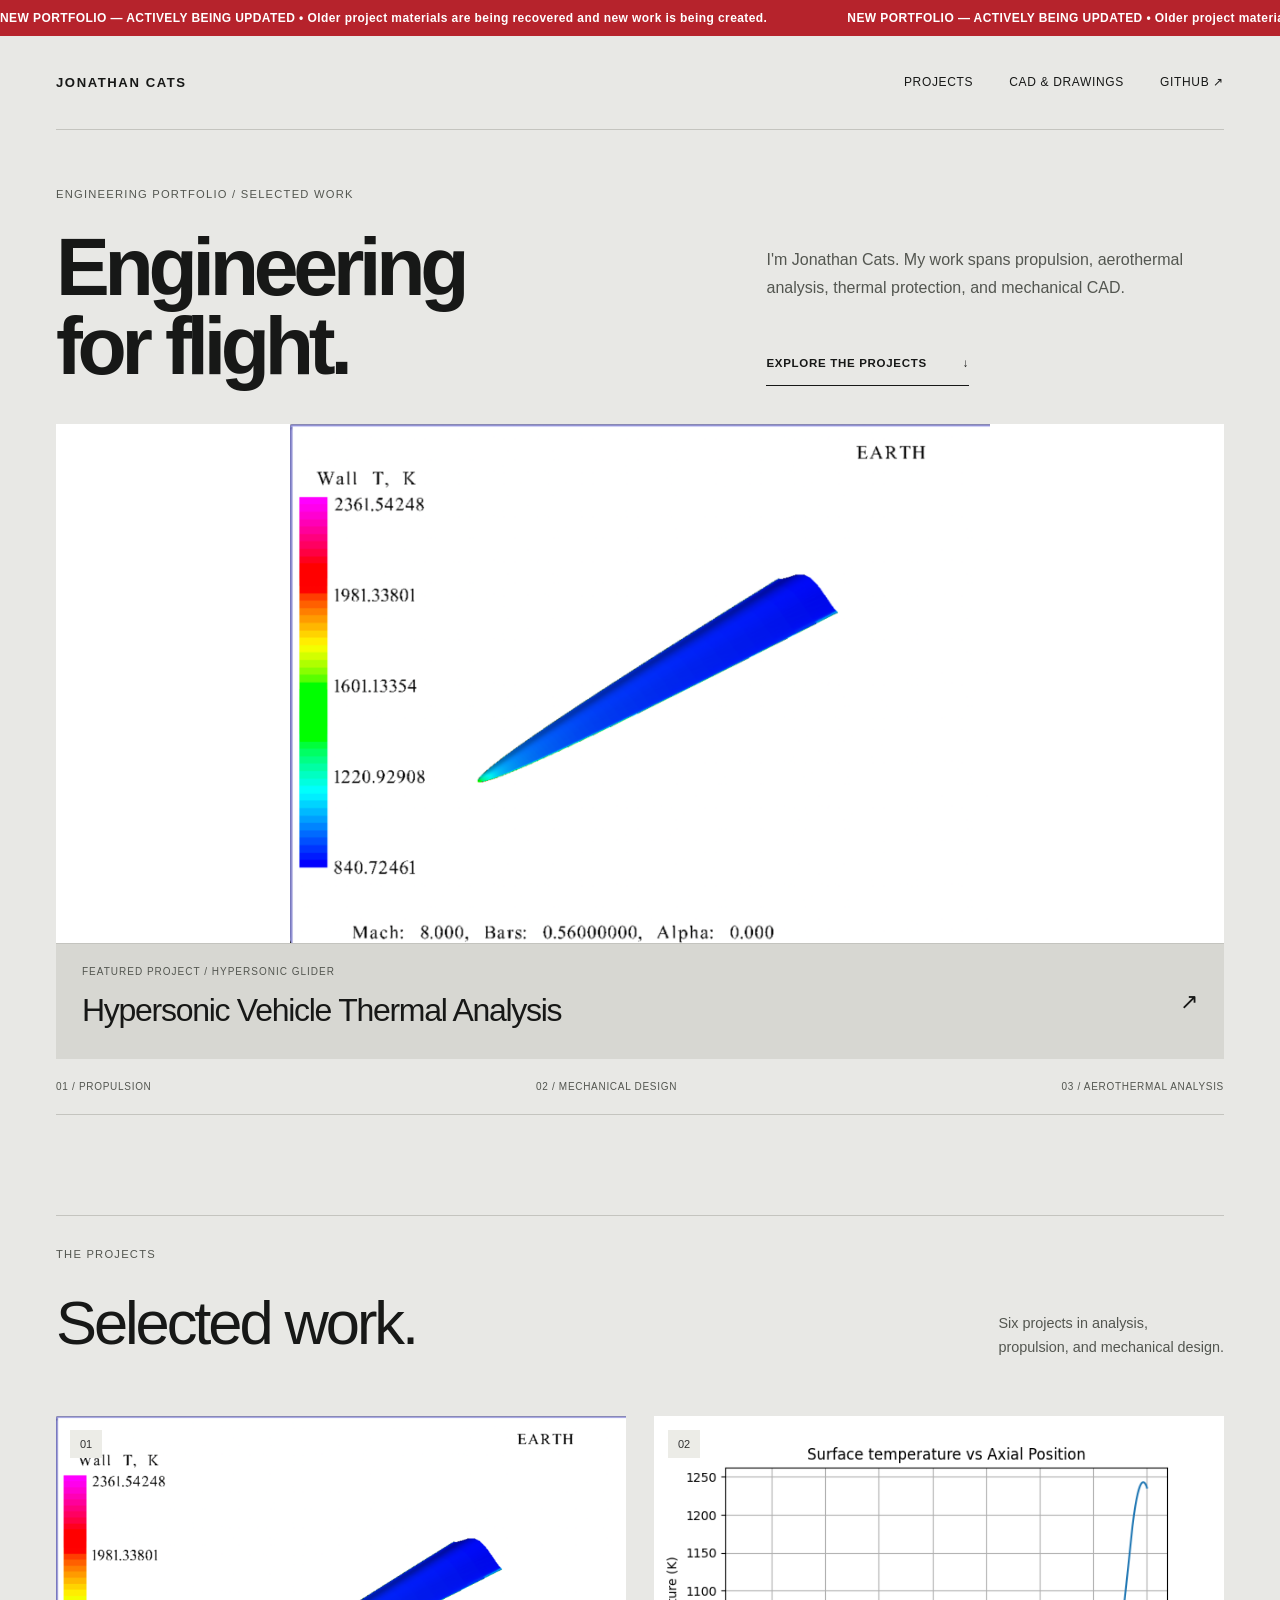
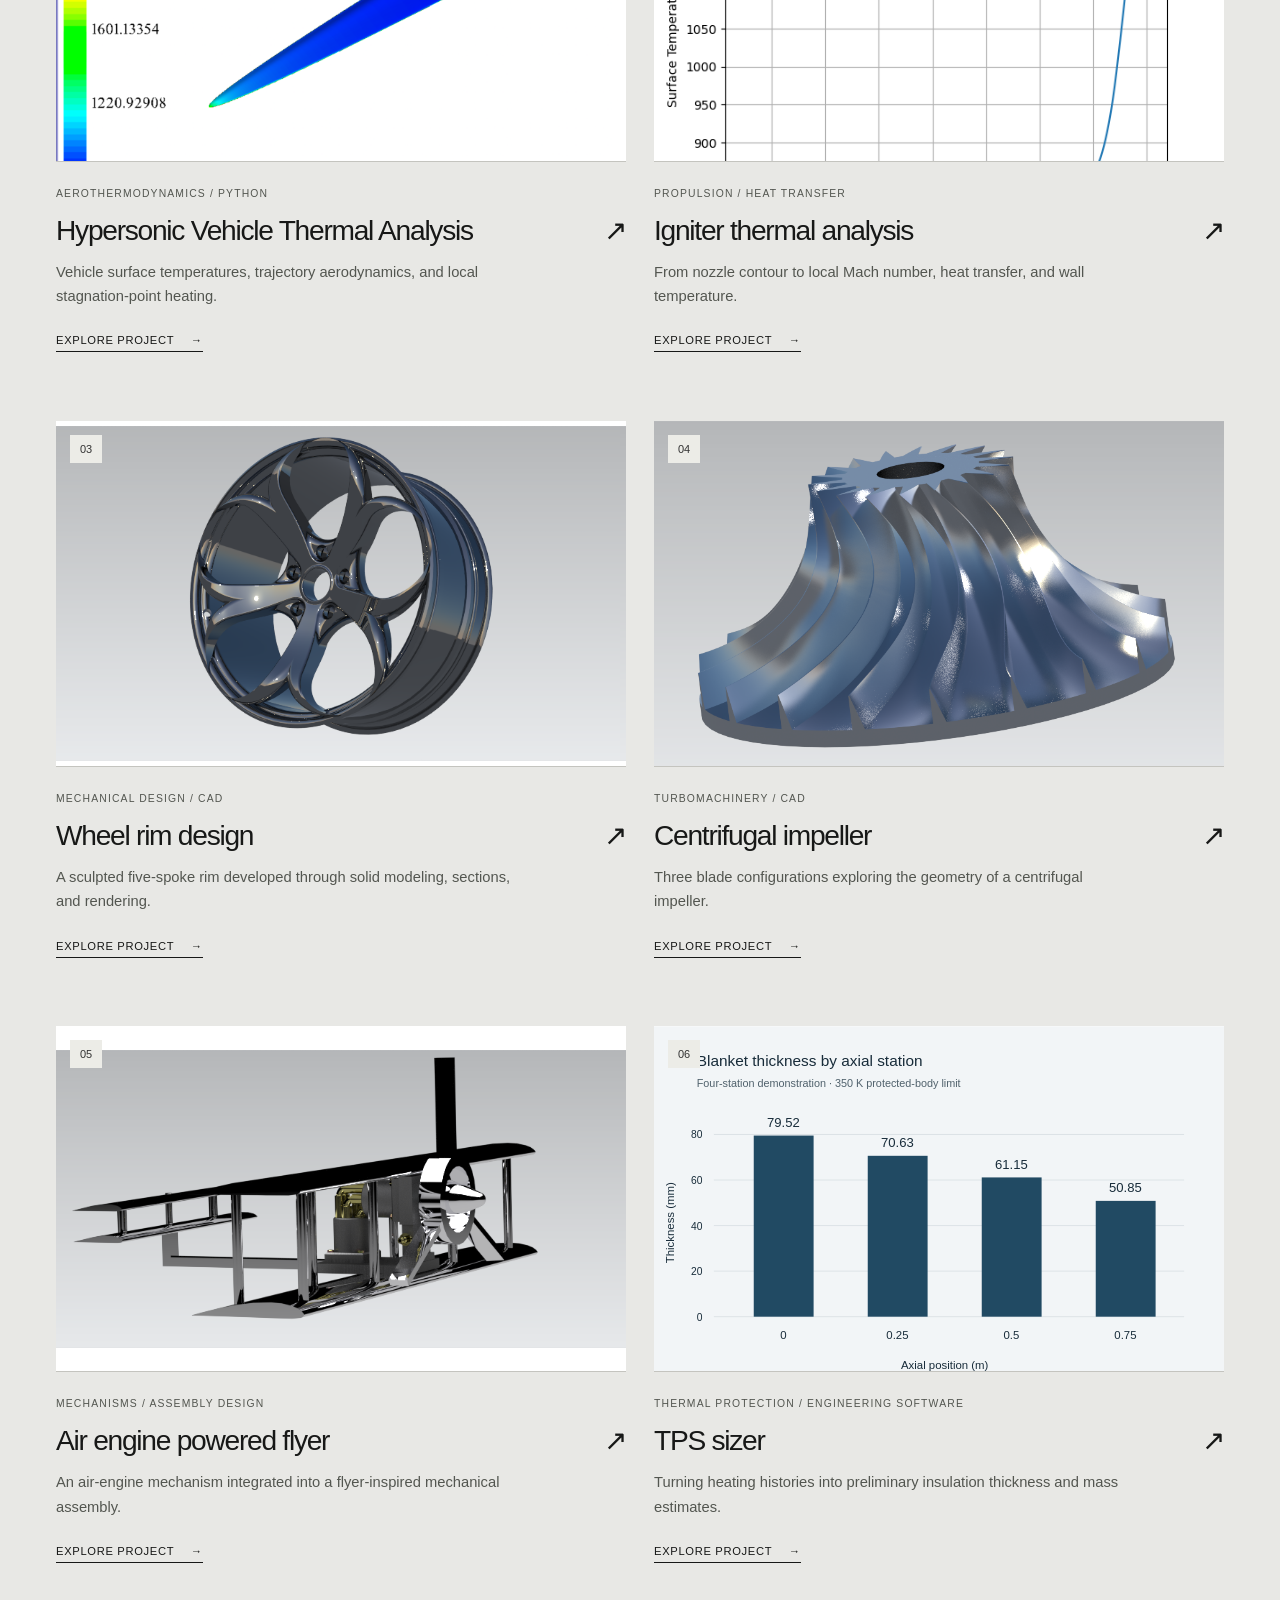
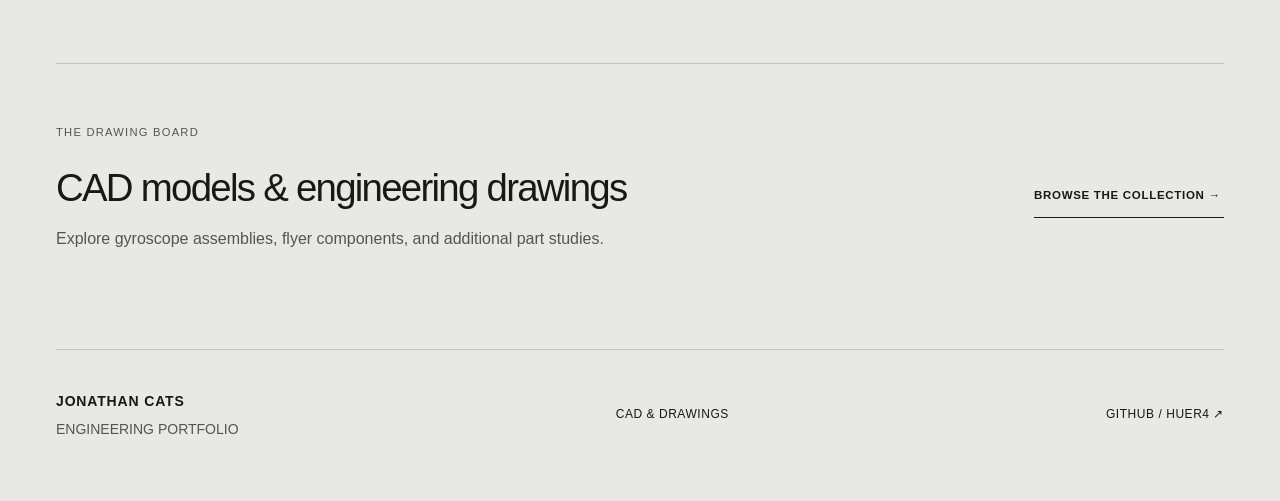
<file: index.html>
<!doctype html><html lang="en"><head><meta charset="utf-8"><meta name="viewport" content="width=device-width, initial-scale=1"><meta name="description" content="Jonathan Cats — six projects in propulsion, mechanical CAD, aerothermal analysis, and thermal protection."><meta name="theme-color" content="#101e2b"><meta property="og:title" content="Engineering portfolio"><meta property="og:description" content="Jonathan Cats — six projects in propulsion, mechanical CAD, aerothermal analysis, and thermal protection."><meta property="og:type" content="website"><title>Engineering portfolio | Jonathan Cats</title><link rel="icon" href="assets/favicon.svg" type="image/svg+xml"><link rel="stylesheet" href="styles.945fbb3e1028.css"></head><body><a class="skip" href="#main">Skip to content</a><aside class="update-banner" aria-label="Portfolio update notice"><div class="update-banner-track"><span>NEW PORTFOLIO — ACTIVELY BEING UPDATED • Older project materials are being recovered and new work is being created.</span><span aria-hidden="true">NEW PORTFOLIO — ACTIVELY BEING UPDATED • Older project materials are being recovered and new work is being created.</span></div></aside><header><a class="brand" href="index.html"><span>JONATHAN CATS</span></a><nav aria-label="Main navigation"><a href="index.html#projects">Projects</a><a href="cad-library.html">CAD &amp; drawings</a><a href="https://github.com/Huer4">GitHub <span aria-hidden="true">↗</span></a></nav></header><main id="main"><section class="hero"><div class="hero-copy"><p class="eyebrow accent">ENGINEERING PORTFOLIO / SELECTED WORK</p><h1>Engineering<br>for <em>flight.</em></h1><p class="intro">I'm Jonathan Cats. My work spans propulsion, aerothermal analysis, thermal protection, and mechanical CAD.</p><a class="button" href="#projects">Explore the projects <span aria-hidden="true">↓</span></a></div><a class="hero-visual" href="stagnation-point-heat-flux.html" aria-label="Explore Hypersonic Vehicle Thermal Analysis"><div class="hero-image"><img src="assets/teddy_glider_heatmap.webp" alt="Hypersonic glider wall-temperature heatmap" width="1536" height="1139" fetchpriority="high"></div><div class="hero-caption"><span>FEATURED PROJECT / HYPERSONIC GLIDER</span><strong>Hypersonic Vehicle Thermal Analysis</strong><span aria-hidden="true">↗</span></div></a></section><div class="disciplines"><span>01 / PROPULSION</span><span>02 / MECHANICAL DESIGN</span><span>03 / AEROTHERMAL ANALYSIS</span></div><section id="projects" class="projects"><div class="section-heading"><div><p class="eyebrow accent">THE PROJECTS</p><h2>Selected work.</h2></div><p>Six projects in analysis,<br>propulsion, and mechanical design.</p></div><div class="grid"><article class="card"><a href="stagnation-point-heat-flux.html" aria-label="Explore Hypersonic Vehicle Thermal Analysis"><div class="card-image "><img src="assets/teddy_glider_heatmap.webp" alt="Hypersonic vehicle wall-temperature heatmap" loading="lazy" width="800" height="540"><span class="image-num">01</span></div><div class="card-info"><p class="eyebrow">AEROTHERMODYNAMICS / PYTHON</p><h3>Hypersonic Vehicle Thermal Analysis<span aria-hidden="true">↗</span></h3><p>Vehicle surface temperatures, trajectory aerodynamics, and local stagnation-point heating.</p><span class="card-link">Explore project <span aria-hidden="true">→</span></span></div></a></article><article class="card"><a href="igniter-thermal-analysis.html" aria-label="Explore Igniter thermal analysis"><div class="card-image "><img src="assets/igniter-temperature.png" alt="Igniter surface temperature plotted against axial position relative to the throat" loading="lazy" width="800" height="540"><span class="image-num">02</span></div><div class="card-info"><p class="eyebrow">PROPULSION / HEAT TRANSFER</p><h3>Igniter thermal analysis<span aria-hidden="true">↗</span></h3><p>From nozzle contour to local Mach number, heat transfer, and wall temperature.</p><span class="card-link">Explore project <span aria-hidden="true">→</span></span></div></a></article><article class="card"><a href="wheel-rim.html" aria-label="Explore Wheel rim design"><div class="card-image "><img src="assets/wheel.png" alt="Dark metallic five-spoke wheel rim CAD rendering" loading="lazy" width="800" height="540"><span class="image-num">03</span></div><div class="card-info"><p class="eyebrow">MECHANICAL DESIGN / CAD</p><h3>Wheel rim design<span aria-hidden="true">↗</span></h3><p>A sculpted five-spoke rim developed through solid modeling, sections, and rendering.</p><span class="card-link">Explore project <span aria-hidden="true">→</span></span></div></a></article><article class="card"><a href="centrifugal-impeller.html" aria-label="Explore Centrifugal impeller"><div class="card-image "><img src="assets/impeller.png" alt="Metallic centrifugal impeller with curved blades" loading="lazy" width="800" height="540"><span class="image-num">04</span></div><div class="card-info"><p class="eyebrow">TURBOMACHINERY / CAD</p><h3>Centrifugal impeller<span aria-hidden="true">↗</span></h3><p>Three blade configurations exploring the geometry of a centrifugal impeller.</p><span class="card-link">Explore project <span aria-hidden="true">→</span></span></div></a></article><article class="card"><a href="air-engine-flyer.html" aria-label="Explore Air engine powered flyer"><div class="card-image"><img src="assets/flyer-assembly.png" alt="Rendered flyer assembly with wings, frame, propeller, and air-engine components" loading="lazy" width="800" height="540"><span class="image-num">05</span></div><div class="card-info"><p class="eyebrow">MECHANISMS / ASSEMBLY DESIGN</p><h3>Air engine powered flyer<span aria-hidden="true">↗</span></h3><p>An air-engine mechanism integrated into a flyer-inspired mechanical assembly.</p><span class="card-link">Explore project <span aria-hidden="true">→</span></span></div></a></article><article class="card"><a href="tps-sizer.html" aria-label="Explore TPS sizer"><div class="card-image "><img src="assets/tps-thickness.svg" alt="Four-station demonstration showing blanket thickness decreasing from 79.52 to 50.85 millimeters" loading="lazy" width="800" height="540"><span class="image-num">06</span></div><div class="card-info"><p class="eyebrow">THERMAL PROTECTION / ENGINEERING SOFTWARE</p><h3>TPS sizer<span aria-hidden="true">↗</span></h3><p>Turning heating histories into preliminary insulation thickness and mass estimates.</p><span class="card-link">Explore project <span aria-hidden="true">→</span></span></div></a></article></div></section><section class="archive-teaser"><div><p class="eyebrow accent">THE DRAWING BOARD</p><h2>CAD models & engineering drawings</h2><p>Explore gyroscope assemblies, flyer components, and additional part studies.</p></div><a class="button" href="cad-library.html">Browse the collection →</a></section></main><footer><a class="brand" href="index.html">Jonathan Cats<span class="muted">Engineering portfolio</span></a><a href="cad-library.html">CAD &amp; drawings</a><a href="https://github.com/Huer4">GitHub / Huer4 ↗</a></footer></body></html>
</file>
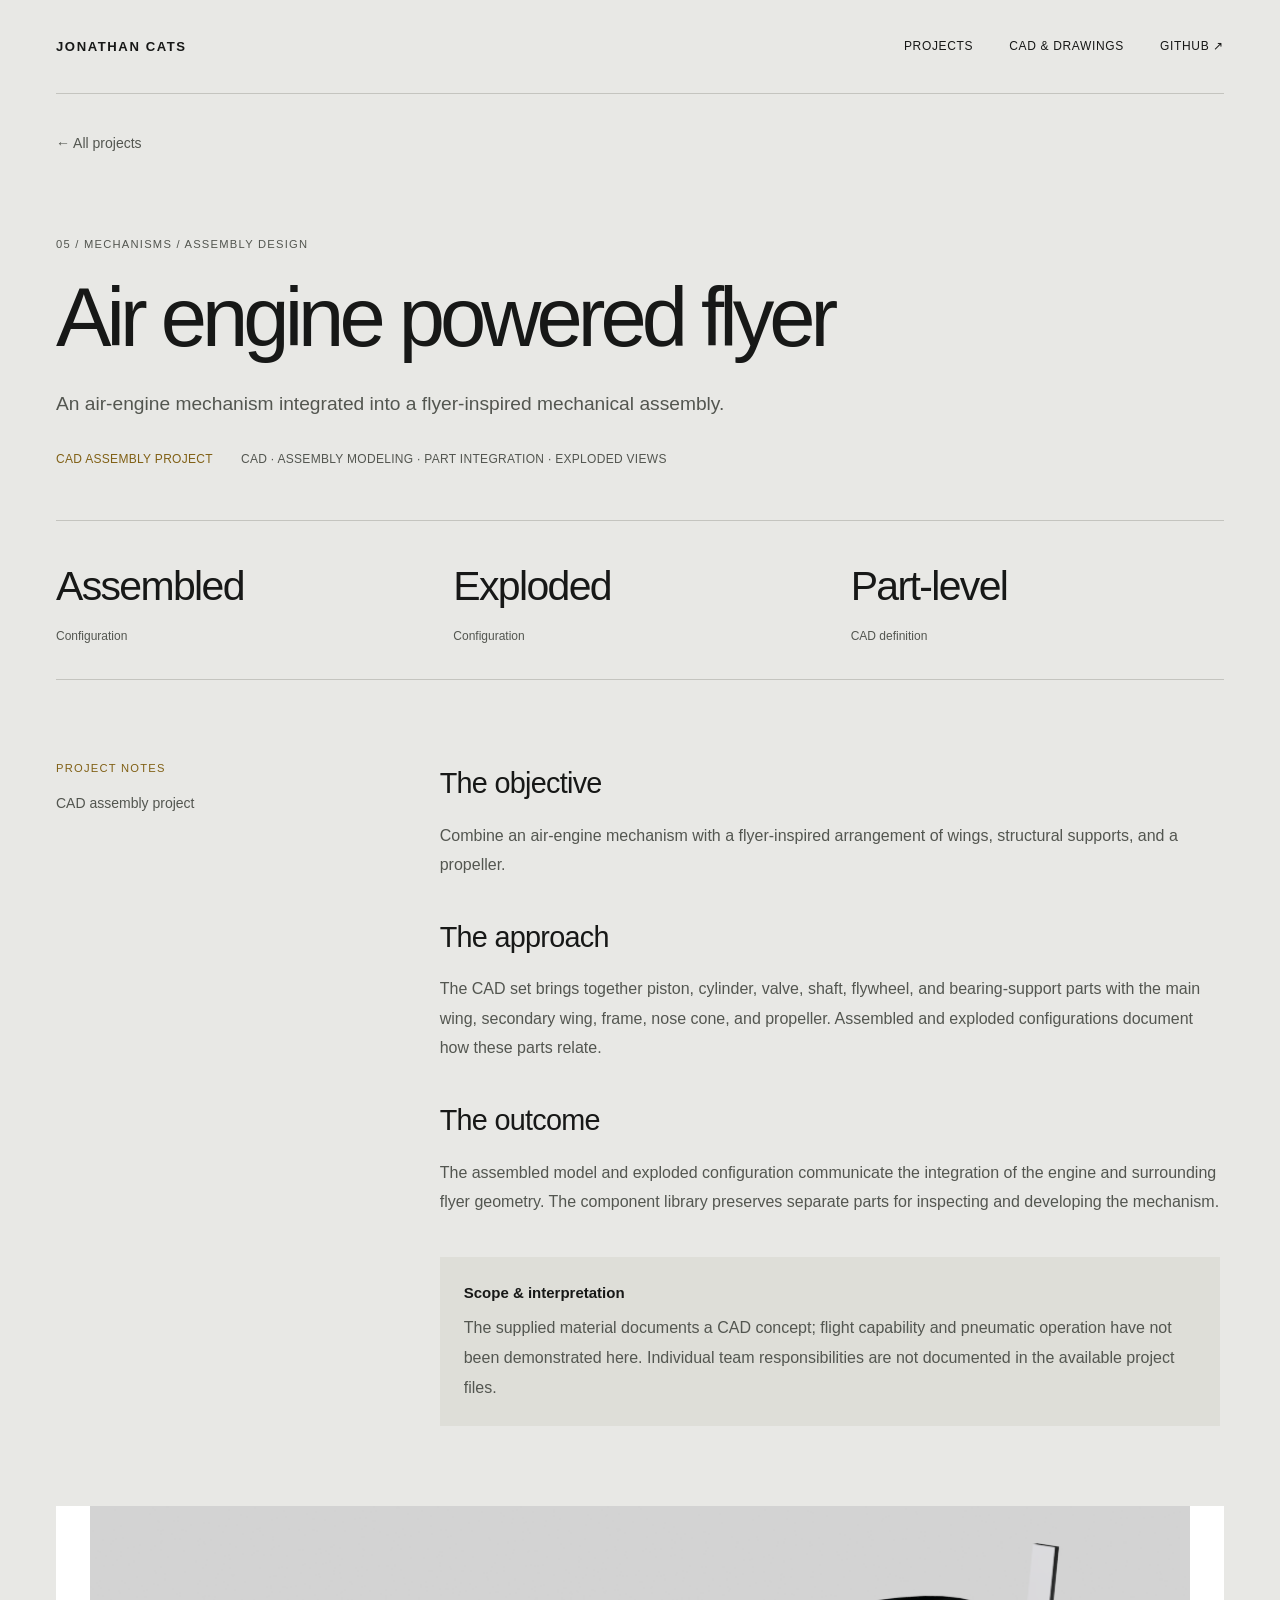
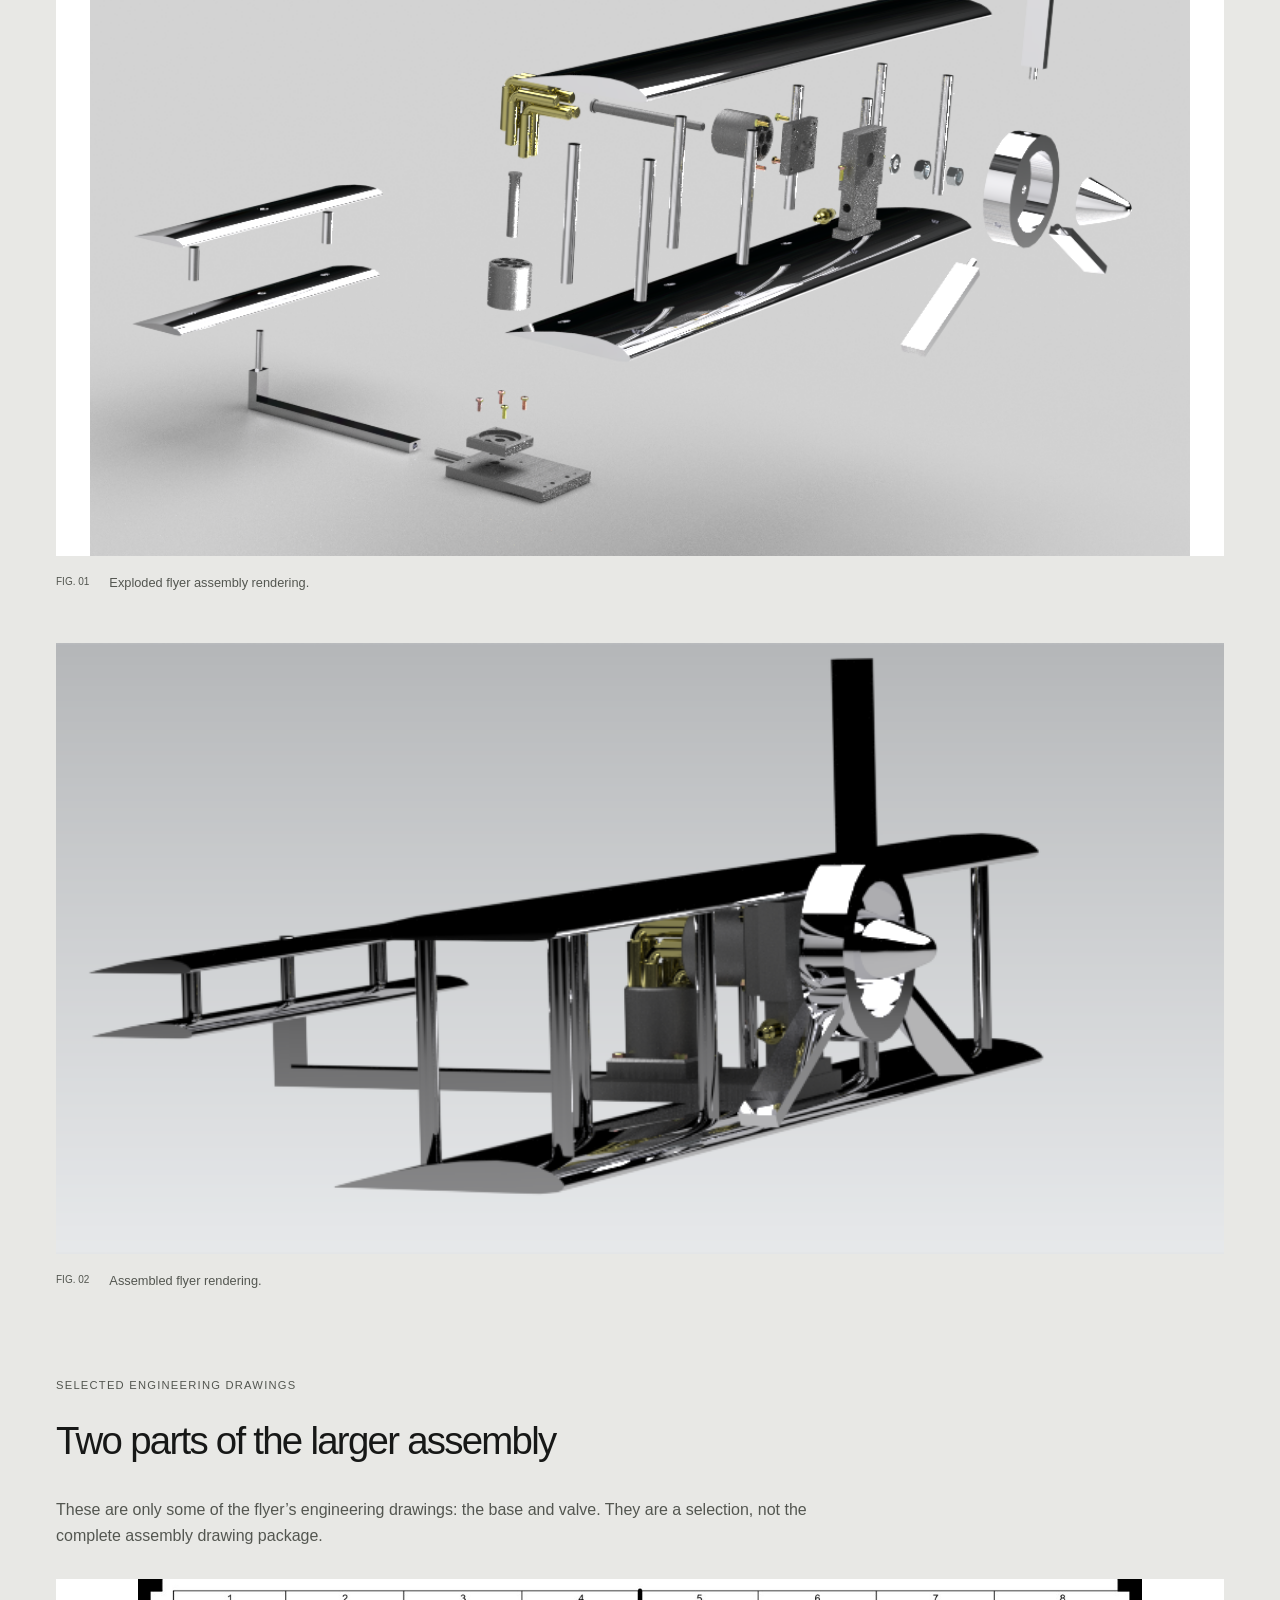
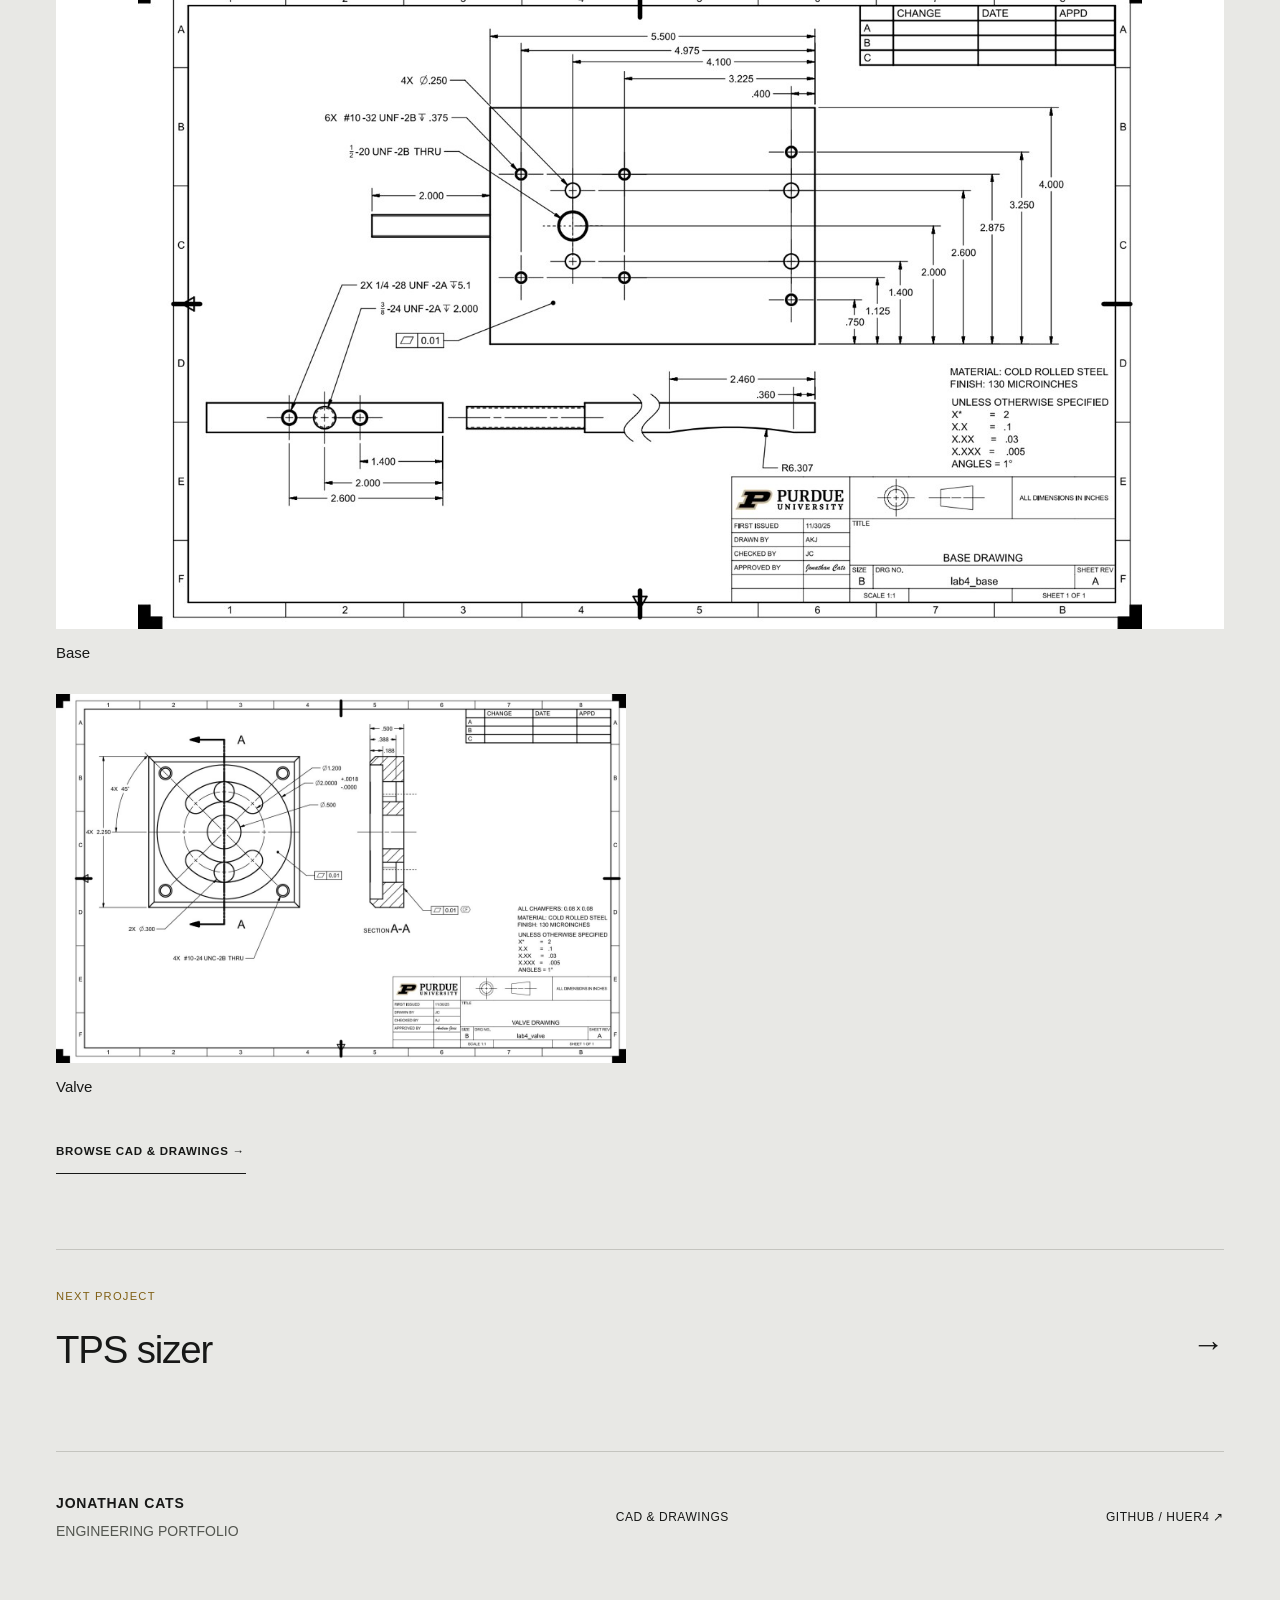
<file: air-engine-flyer.html>
<!doctype html><html lang="en"><head><meta charset="utf-8"><meta name="viewport" content="width=device-width, initial-scale=1"><meta name="description" content="An air-engine mechanism integrated into a flyer-inspired mechanical assembly."><meta name="theme-color" content="#101e2b"><meta property="og:title" content="Air engine powered flyer"><meta property="og:description" content="An air-engine mechanism integrated into a flyer-inspired mechanical assembly."><meta property="og:type" content="website"><title>Air engine powered flyer | Jonathan Cats</title><link rel="icon" href="assets/favicon.svg" type="image/svg+xml"><link rel="stylesheet" href="styles.945fbb3e1028.css"></head><body><a class="skip" href="#main">Skip to content</a><header><a class="brand" href="index.html"><span>JONATHAN CATS</span></a><nav aria-label="Main navigation"><a href="index.html#projects">Projects</a><a href="cad-library.html">CAD &amp; drawings</a><a href="https://github.com/Huer4">GitHub <span aria-hidden="true">↗</span></a></nav></header><main id="main" class="detail"><a class="back" href="index.html#projects">← All projects</a><section class="project-heading"><p class="eyebrow accent">05 / MECHANISMS / ASSEMBLY DESIGN</p><h1>Air engine powered flyer</h1><p class="detail-intro">An air-engine mechanism integrated into a flyer-inspired mechanical assembly.</p><div class="project-meta"><span>CAD assembly project</span><span>CAD · Assembly modeling · Part integration · Exploded views</span></div></section><div class="metrics"><div><strong>Assembled</strong><span>Configuration</span></div><div><strong>Exploded</strong><span>Configuration</span></div><div><strong>Part-level</strong><span>CAD definition</span></div></div><div class="case-layout"><aside><p class="eyebrow">PROJECT NOTES</p><p>CAD assembly project</p></aside><div class="case-copy"><section><h2>The objective</h2><p>Combine an air-engine mechanism with a flyer-inspired arrangement of wings, structural supports, and a propeller.</p></section><section><h2>The approach</h2><p>The CAD set brings together piston, cylinder, valve, shaft, flywheel, and bearing-support parts with the main wing, secondary wing, frame, nose cone, and propeller. Assembled and exploded configurations document how these parts relate.</p></section><section><h2>The outcome</h2><p>The assembled model and exploded configuration communicate the integration of the engine and surrounding flyer geometry. The component library preserves separate parts for inspecting and developing the mechanism.</p></section><div class="model-note"><h3>Scope & interpretation</h3><p>The supplied material documents a CAD concept; flight capability and pneumatic operation have not been demonstrated here. Individual team responsibilities are not documented in the available project files.</p></div></div></div><section class="gallery" aria-label="Project figures"><figure class="flyer-figure"><img src="assets/flyer-exploded.png" alt="Exploded flyer assembly rendering." loading="lazy"><figcaption><span>FIG. 01</span>Exploded flyer assembly rendering.</figcaption></figure><figure class="flyer-figure"><img src="assets/flyer-assembly.png" alt="Assembled flyer rendering." loading="lazy"><figcaption><span>FIG. 02</span>Assembled flyer rendering.</figcaption></figure></section><section class="selected-drawings"><p class="eyebrow accent">SELECTED ENGINEERING DRAWINGS</p><h2>Two parts of the larger assembly</h2><p>These are only some of the flyer’s engineering drawings: the base and valve. They are a selection, not the complete assembly drawing package.</p><div class="drawing-pair"><figure><img src="library/flyer-base/drawing.jpg" alt="Flyer base engineering drawing" loading="lazy"><figcaption>Base</figcaption></figure><figure><img src="library/flyer-valve/drawing.jpg" alt="Flyer valve engineering drawing" loading="lazy"><figcaption>Valve</figcaption></figure></div><a class="button" href="cad-library.html">Browse CAD & drawings →</a></section><a class="next-project" href="tps-sizer.html"><span class="eyebrow">NEXT PROJECT</span><strong>TPS sizer</strong><span aria-hidden="true">→</span></a></main><footer><a class="brand" href="index.html">Jonathan Cats<span class="muted">Engineering portfolio</span></a><a href="cad-library.html">CAD &amp; drawings</a><a href="https://github.com/Huer4">GitHub / Huer4 ↗</a></footer></body></html>
</file>
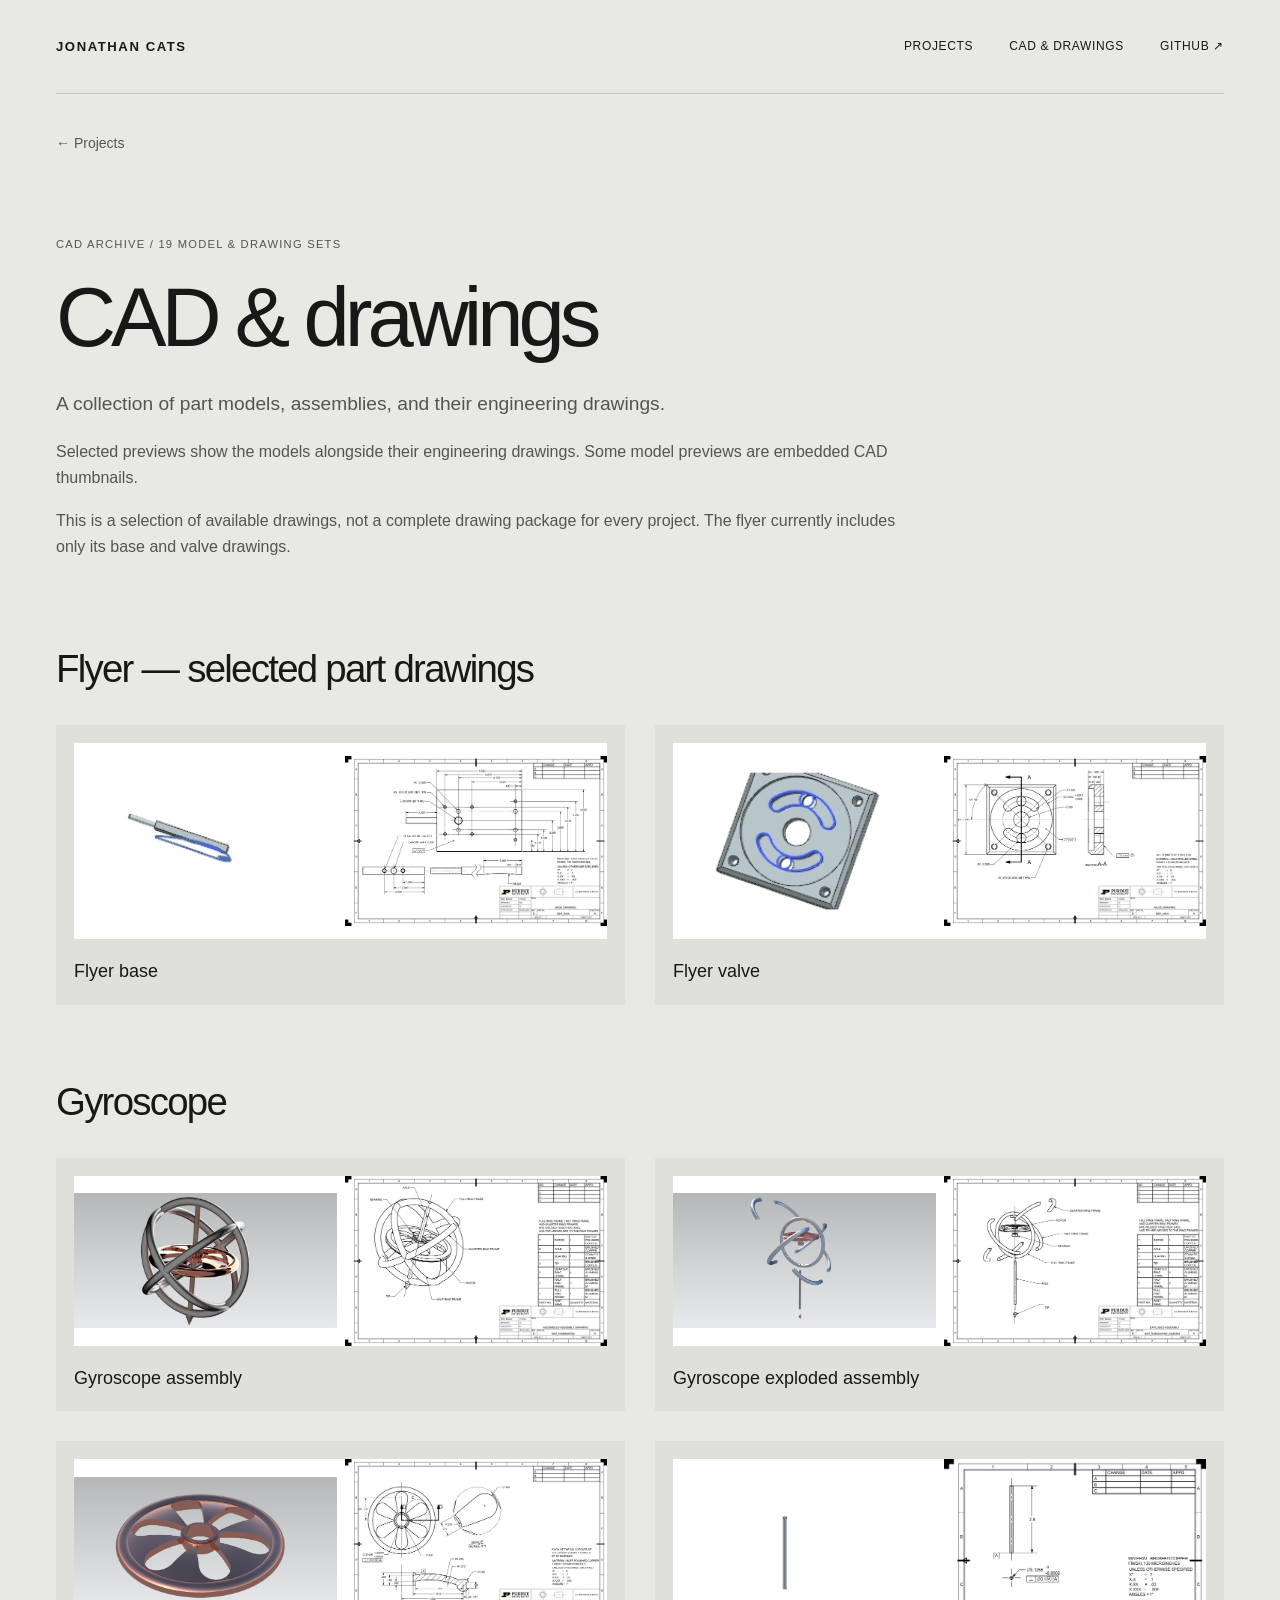
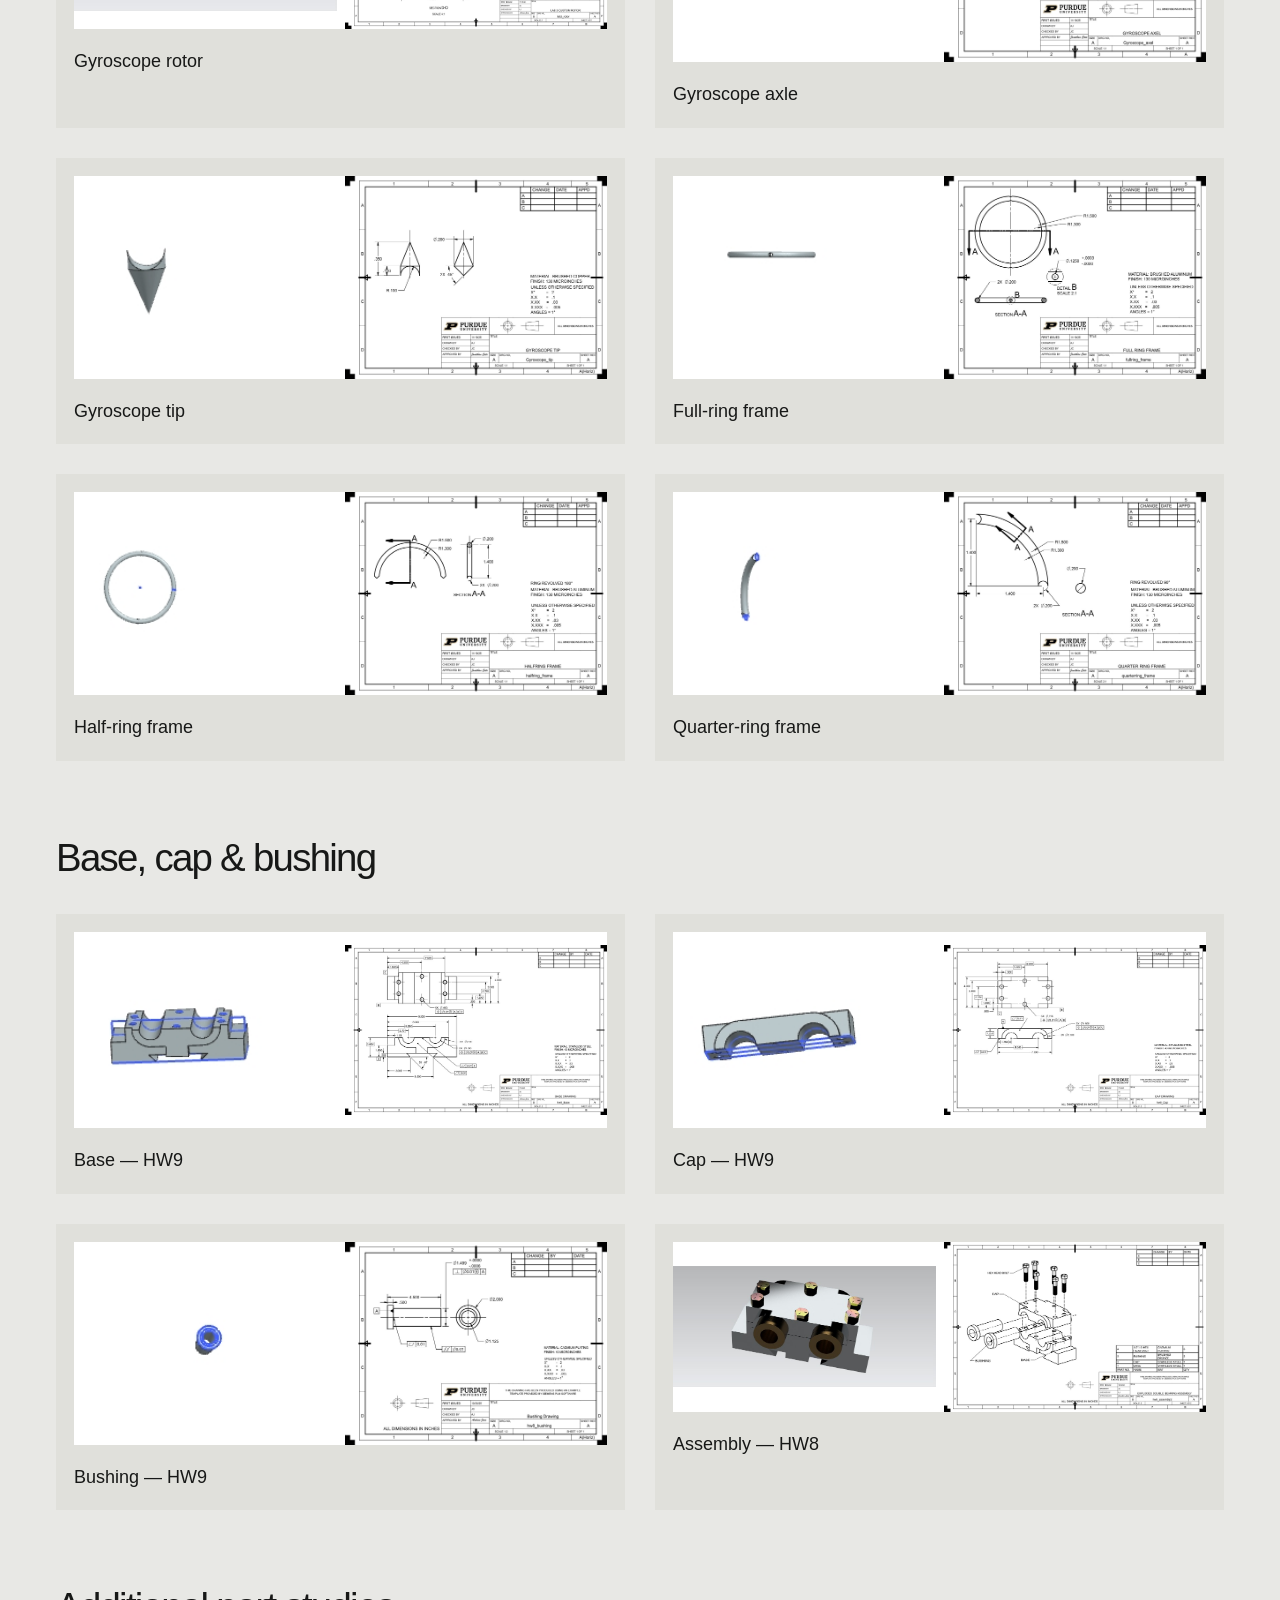
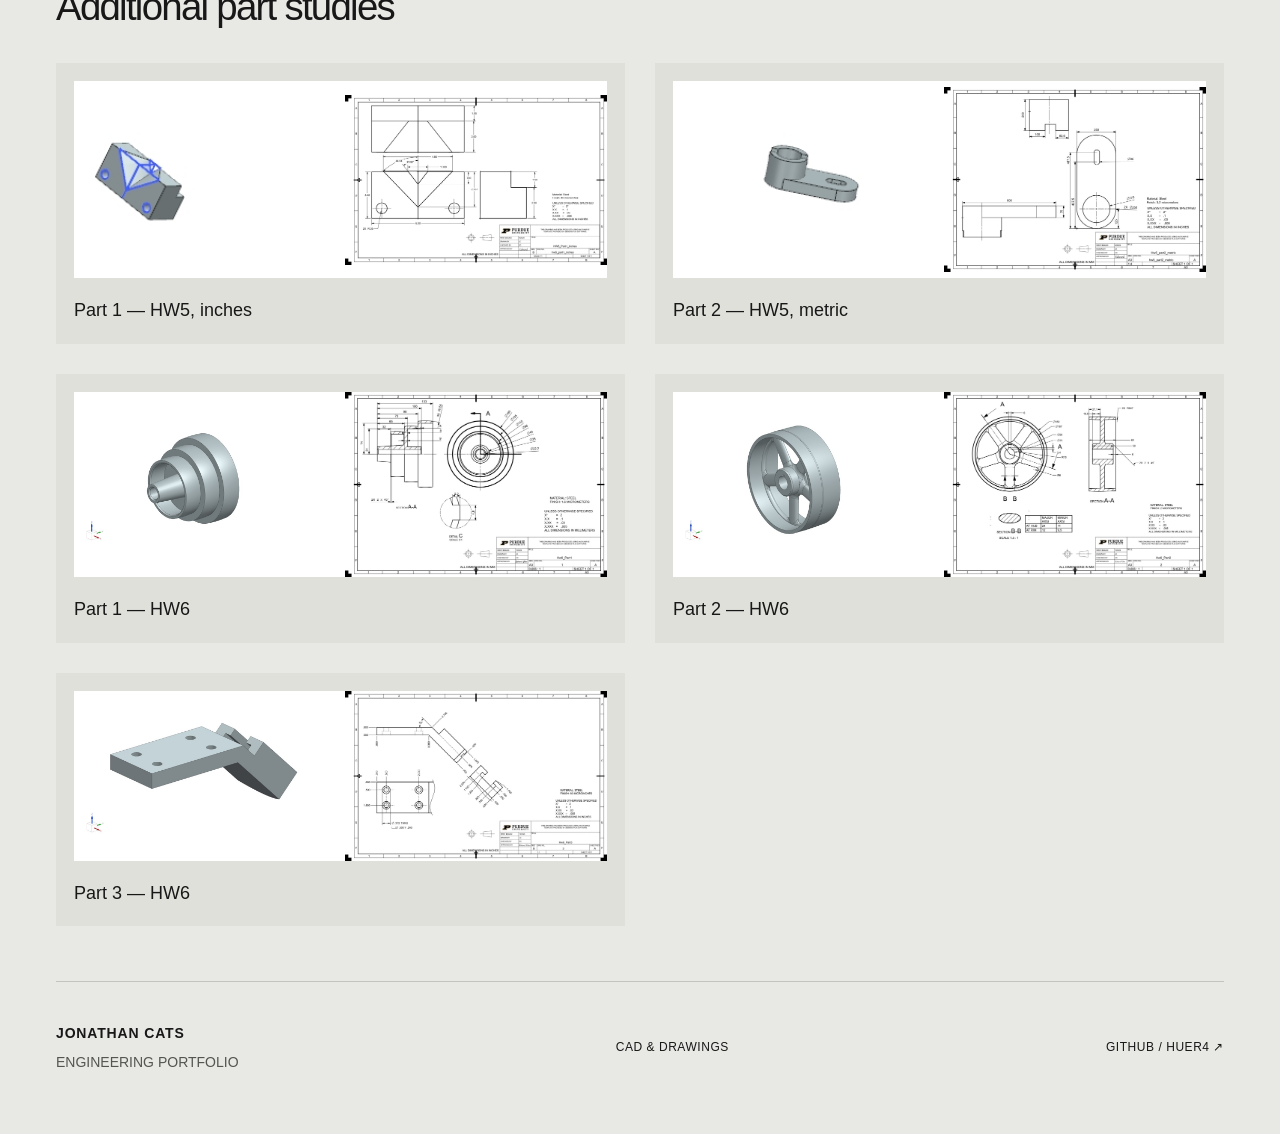
<file: cad-library.html>
<!doctype html><html lang="en"><head><meta charset="utf-8"><meta name="viewport" content="width=device-width, initial-scale=1"><meta name="description" content="A collection of CAD models and matching engineering drawings by Jonathan Cats."><meta name="theme-color" content="#101e2b"><meta property="og:title" content="CAD &amp; drawings"><meta property="og:description" content="A collection of CAD models and matching engineering drawings by Jonathan Cats."><meta property="og:type" content="website"><title>CAD & drawings | Jonathan Cats</title><link rel="icon" href="assets/favicon.svg" type="image/svg+xml"><link rel="stylesheet" href="styles.945fbb3e1028.css"></head><body><a class="skip" href="#main">Skip to content</a><header><a class="brand" href="index.html"><span>JONATHAN CATS</span></a><nav aria-label="Main navigation"><a href="index.html#projects">Projects</a><a href="cad-library.html">CAD &amp; drawings</a><a href="https://github.com/Huer4">GitHub <span aria-hidden="true">↗</span></a></nav></header><main id="main" class="detail"><a class="back" href="index.html#projects">← Projects</a><section class="project-heading"><p class="eyebrow accent">CAD ARCHIVE / 19 MODEL & DRAWING SETS</p><h1>CAD & drawings</h1><p class="detail-intro">A collection of part models, assemblies, and their engineering drawings.</p><p class="library-note">Selected previews show the models alongside their engineering drawings. Some model previews are embedded CAD thumbnails.</p><p class="library-note">This is a selection of available drawings, not a complete drawing package for every project. The flyer currently includes only its base and valve drawings.</p></section><section class="library-group"><h2>Flyer — selected part drawings</h2><div class="library-grid"><article class="library-card" id="flyer-base"><div class="paired-previews"><img src="library/flyer-base/model.jpg" alt="Flyer base CAD preview" loading="lazy"><img src="library/flyer-base/drawing.jpg" alt="Flyer base engineering drawing" loading="lazy"></div><h3>Flyer base</h3></article><article class="library-card" id="flyer-valve"><div class="paired-previews"><img src="library/flyer-valve/model.jpg" alt="Flyer valve CAD preview" loading="lazy"><img src="library/flyer-valve/drawing.jpg" alt="Flyer valve engineering drawing" loading="lazy"></div><h3>Flyer valve</h3></article></div></section><section class="library-group"><h2>Gyroscope</h2><div class="library-grid"><article class="library-card" id="gyroscope-assembly"><div class="paired-previews"><img src="library/gyroscope-assembly/model.jpg" alt="Gyroscope assembly CAD preview" loading="lazy"><img src="library/gyroscope-assembly/drawing.jpg" alt="Gyroscope assembly engineering drawing" loading="lazy"></div><h3>Gyroscope assembly</h3></article><article class="library-card" id="gyroscope-exploded-assembly"><div class="paired-previews"><img src="library/gyroscope-exploded-assembly/model.jpg" alt="Gyroscope exploded assembly CAD preview" loading="lazy"><img src="library/gyroscope-exploded-assembly/drawing.jpg" alt="Gyroscope exploded assembly engineering drawing" loading="lazy"></div><h3>Gyroscope exploded assembly</h3></article><article class="library-card" id="gyroscope-rotor"><div class="paired-previews"><img src="library/gyroscope-rotor/model.jpg" alt="Gyroscope rotor CAD preview" loading="lazy"><img src="library/gyroscope-rotor/drawing.jpg" alt="Gyroscope rotor engineering drawing" loading="lazy"></div><h3>Gyroscope rotor</h3></article><article class="library-card" id="gyroscope-axle"><div class="paired-previews"><img src="library/gyroscope-axle/model.jpg" alt="Gyroscope axle CAD preview" loading="lazy"><img src="library/gyroscope-axle/drawing.jpg" alt="Gyroscope axle engineering drawing" loading="lazy"></div><h3>Gyroscope axle</h3></article><article class="library-card" id="gyroscope-tip"><div class="paired-previews"><img src="library/gyroscope-tip/model.jpg" alt="Gyroscope tip CAD preview" loading="lazy"><img src="library/gyroscope-tip/drawing.jpg" alt="Gyroscope tip engineering drawing" loading="lazy"></div><h3>Gyroscope tip</h3></article><article class="library-card" id="full-ring-frame"><div class="paired-previews"><img src="library/full-ring-frame/model.jpg" alt="Full-ring frame CAD preview" loading="lazy"><img src="library/full-ring-frame/drawing.jpg" alt="Full-ring frame engineering drawing" loading="lazy"></div><h3>Full-ring frame</h3></article><article class="library-card" id="half-ring-frame"><div class="paired-previews"><img src="library/half-ring-frame/model.jpg" alt="Half-ring frame CAD preview" loading="lazy"><img src="library/half-ring-frame/drawing.jpg" alt="Half-ring frame engineering drawing" loading="lazy"></div><h3>Half-ring frame</h3></article><article class="library-card" id="quarter-ring-frame"><div class="paired-previews"><img src="library/quarter-ring-frame/model.jpg" alt="Quarter-ring frame CAD preview" loading="lazy"><img src="library/quarter-ring-frame/drawing.jpg" alt="Quarter-ring frame engineering drawing" loading="lazy"></div><h3>Quarter-ring frame</h3></article></div></section><section class="library-group"><h2>Base, cap & bushing</h2><div class="library-grid"><article class="library-card" id="base-hw9"><div class="paired-previews"><img src="library/base-hw9/model.jpg" alt="Base — HW9 CAD preview" loading="lazy"><img src="library/base-hw9/drawing.jpg" alt="Base — HW9 engineering drawing" loading="lazy"></div><h3>Base — HW9</h3></article><article class="library-card" id="cap-hw9"><div class="paired-previews"><img src="library/cap-hw9/model.jpg" alt="Cap — HW9 CAD preview" loading="lazy"><img src="library/cap-hw9/drawing.jpg" alt="Cap — HW9 engineering drawing" loading="lazy"></div><h3>Cap — HW9</h3></article><article class="library-card" id="bushing-hw9"><div class="paired-previews"><img src="library/bushing-hw9/model.jpg" alt="Bushing — HW9 CAD preview" loading="lazy"><img src="library/bushing-hw9/drawing.jpg" alt="Bushing — HW9 engineering drawing" loading="lazy"></div><h3>Bushing — HW9</h3></article><article class="library-card" id="assembly-hw8"><div class="paired-previews"><img src="library/assembly-hw8/model.jpg" alt="Assembly — HW8 CAD preview" loading="lazy"><img src="library/assembly-hw8/drawing.jpg" alt="Assembly — HW8 engineering drawing" loading="lazy"></div><h3>Assembly — HW8</h3></article></div></section><section class="library-group"><h2>Additional part studies</h2><div class="library-grid"><article class="library-card" id="part-1-hw5-inches"><div class="paired-previews"><img src="library/part-1-hw5-inches/model.jpg" alt="Part 1 — HW5, inches CAD preview" loading="lazy"><img src="library/part-1-hw5-inches/drawing.jpg" alt="Part 1 — HW5, inches engineering drawing" loading="lazy"></div><h3>Part 1 — HW5, inches</h3></article><article class="library-card" id="part-2-hw5-metric"><div class="paired-previews"><img src="library/part-2-hw5-metric/model.jpg" alt="Part 2 — HW5, metric CAD preview" loading="lazy"><img src="library/part-2-hw5-metric/drawing.jpg" alt="Part 2 — HW5, metric engineering drawing" loading="lazy"></div><h3>Part 2 — HW5, metric</h3></article><article class="library-card" id="part-1-hw6"><div class="paired-previews"><img src="library/part-1-hw6/model.jpg" alt="Part 1 — HW6 CAD preview" loading="lazy"><img src="library/part-1-hw6/drawing.jpg" alt="Part 1 — HW6 engineering drawing" loading="lazy"></div><h3>Part 1 — HW6</h3></article><article class="library-card" id="part-2-hw6"><div class="paired-previews"><img src="library/part-2-hw6/model.jpg" alt="Part 2 — HW6 CAD preview" loading="lazy"><img src="library/part-2-hw6/drawing.jpg" alt="Part 2 — HW6 engineering drawing" loading="lazy"></div><h3>Part 2 — HW6</h3></article><article class="library-card" id="part-3-hw6"><div class="paired-previews"><img src="library/part-3-hw6/model.jpg" alt="Part 3 — HW6 CAD preview" loading="lazy"><img src="library/part-3-hw6/drawing.jpg" alt="Part 3 — HW6 engineering drawing" loading="lazy"></div><h3>Part 3 — HW6</h3></article></div></section></main><footer><a class="brand" href="index.html">Jonathan Cats<span class="muted">Engineering portfolio</span></a><a href="cad-library.html">CAD &amp; drawings</a><a href="https://github.com/Huer4">GitHub / Huer4 ↗</a></footer></body></html>
</file>
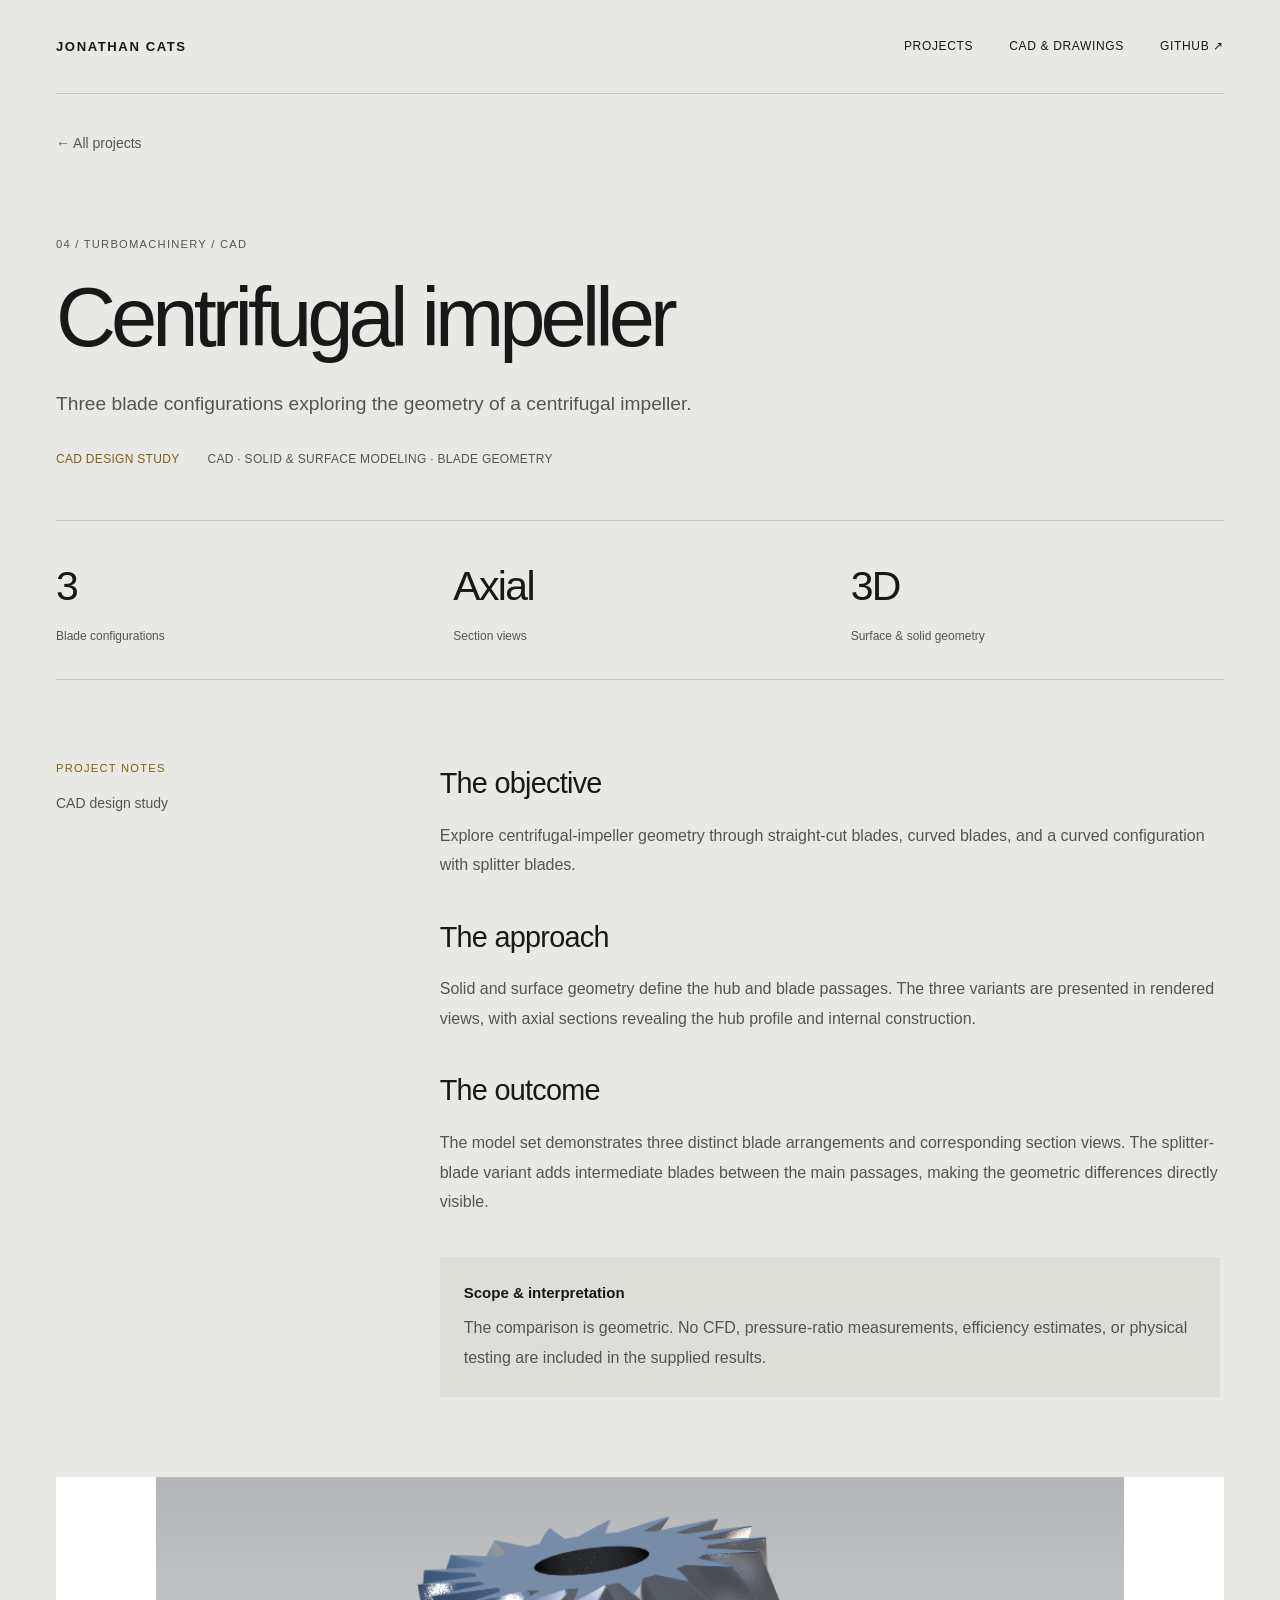
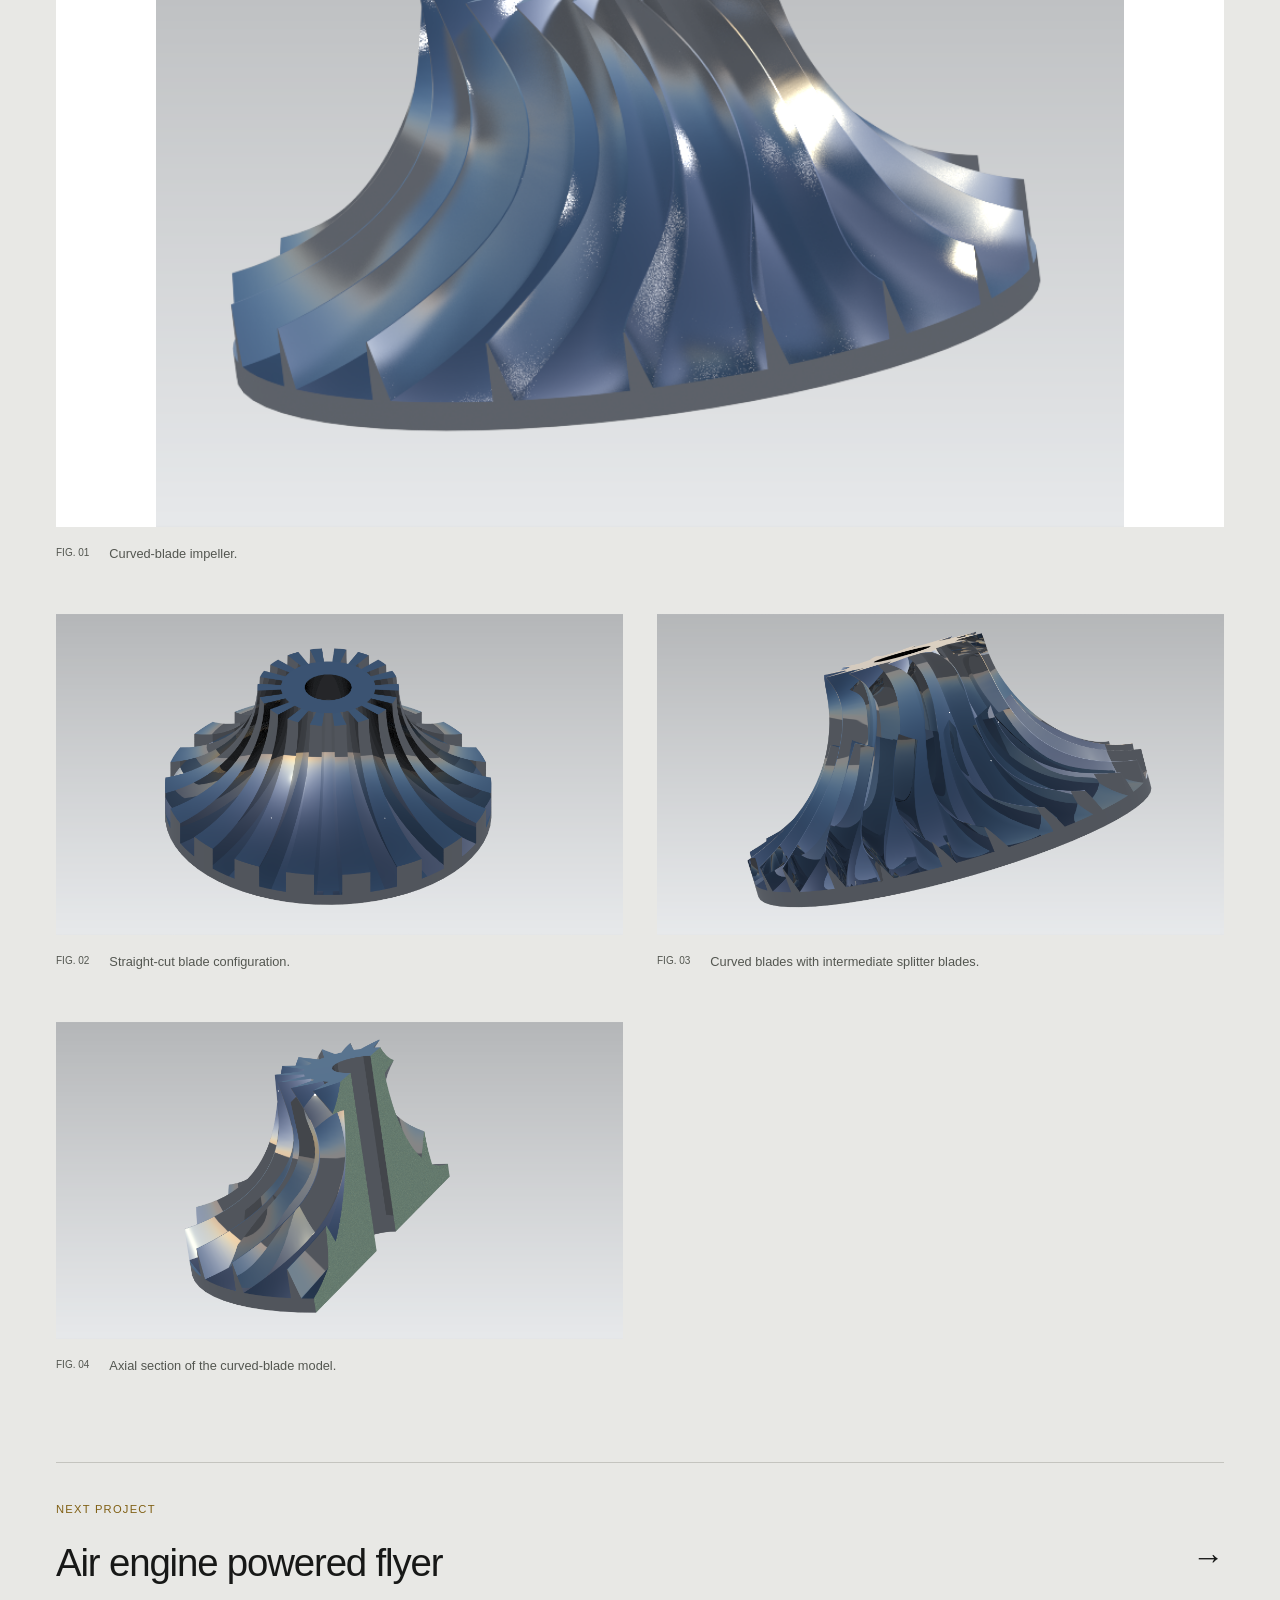
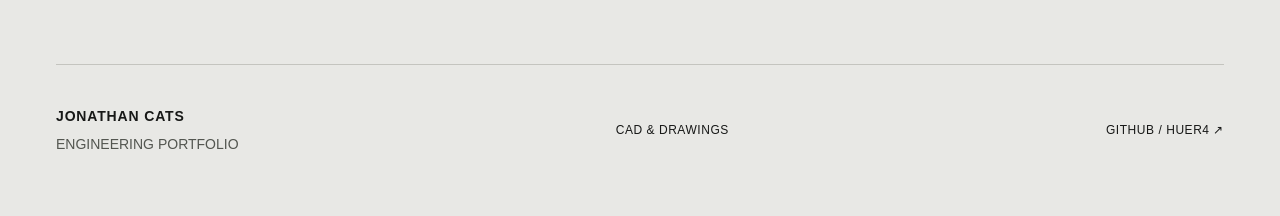
<file: centrifugal-impeller.html>
<!doctype html><html lang="en"><head><meta charset="utf-8"><meta name="viewport" content="width=device-width, initial-scale=1"><meta name="description" content="Three blade configurations exploring the geometry of a centrifugal impeller."><meta name="theme-color" content="#101e2b"><meta property="og:title" content="Centrifugal impeller"><meta property="og:description" content="Three blade configurations exploring the geometry of a centrifugal impeller."><meta property="og:type" content="website"><title>Centrifugal impeller | Jonathan Cats</title><link rel="icon" href="assets/favicon.svg" type="image/svg+xml"><link rel="stylesheet" href="styles.945fbb3e1028.css"></head><body><a class="skip" href="#main">Skip to content</a><header><a class="brand" href="index.html"><span>JONATHAN CATS</span></a><nav aria-label="Main navigation"><a href="index.html#projects">Projects</a><a href="cad-library.html">CAD &amp; drawings</a><a href="https://github.com/Huer4">GitHub <span aria-hidden="true">↗</span></a></nav></header><main id="main" class="detail"><a class="back" href="index.html#projects">← All projects</a><section class="project-heading"><p class="eyebrow accent">04 / TURBOMACHINERY / CAD</p><h1>Centrifugal impeller</h1><p class="detail-intro">Three blade configurations exploring the geometry of a centrifugal impeller.</p><div class="project-meta"><span>CAD design study</span><span>CAD · Solid & surface modeling · Blade geometry</span></div></section><div class="metrics"><div><strong>3</strong><span>Blade configurations</span></div><div><strong>Axial</strong><span>Section views</span></div><div><strong>3D</strong><span>Surface & solid geometry</span></div></div><div class="case-layout"><aside><p class="eyebrow">PROJECT NOTES</p><p>CAD design study</p></aside><div class="case-copy"><section><h2>The objective</h2><p>Explore centrifugal-impeller geometry through straight-cut blades, curved blades, and a curved configuration with splitter blades.</p></section><section><h2>The approach</h2><p>Solid and surface geometry define the hub and blade passages. The three variants are presented in rendered views, with axial sections revealing the hub profile and internal construction.</p></section><section><h2>The outcome</h2><p>The model set demonstrates three distinct blade arrangements and corresponding section views. The splitter-blade variant adds intermediate blades between the main passages, making the geometric differences directly visible.</p></section><div class="model-note"><h3>Scope & interpretation</h3><p>The comparison is geometric. No CFD, pressure-ratio measurements, efficiency estimates, or physical testing are included in the supplied results.</p></div></div></div><section class="gallery" aria-label="Project figures"><figure class=""><img src="assets/impeller.png" alt="Curved-blade impeller." loading="lazy"><figcaption><span>FIG. 01</span>Curved-blade impeller.</figcaption></figure><figure class=""><img src="assets/impeller-straight.png" alt="Straight-cut blade configuration." loading="lazy"><figcaption><span>FIG. 02</span>Straight-cut blade configuration.</figcaption></figure><figure class=""><img src="assets/impeller-splitter.png" alt="Curved blades with intermediate splitter blades." loading="lazy"><figcaption><span>FIG. 03</span>Curved blades with intermediate splitter blades.</figcaption></figure><figure class=""><img src="assets/impeller-section.png" alt="Axial section of the curved-blade model." loading="lazy"><figcaption><span>FIG. 04</span>Axial section of the curved-blade model.</figcaption></figure></section><a class="next-project" href="air-engine-flyer.html"><span class="eyebrow">NEXT PROJECT</span><strong>Air engine powered flyer</strong><span aria-hidden="true">→</span></a></main><footer><a class="brand" href="index.html">Jonathan Cats<span class="muted">Engineering portfolio</span></a><a href="cad-library.html">CAD &amp; drawings</a><a href="https://github.com/Huer4">GitHub / Huer4 ↗</a></footer></body></html>
</file>
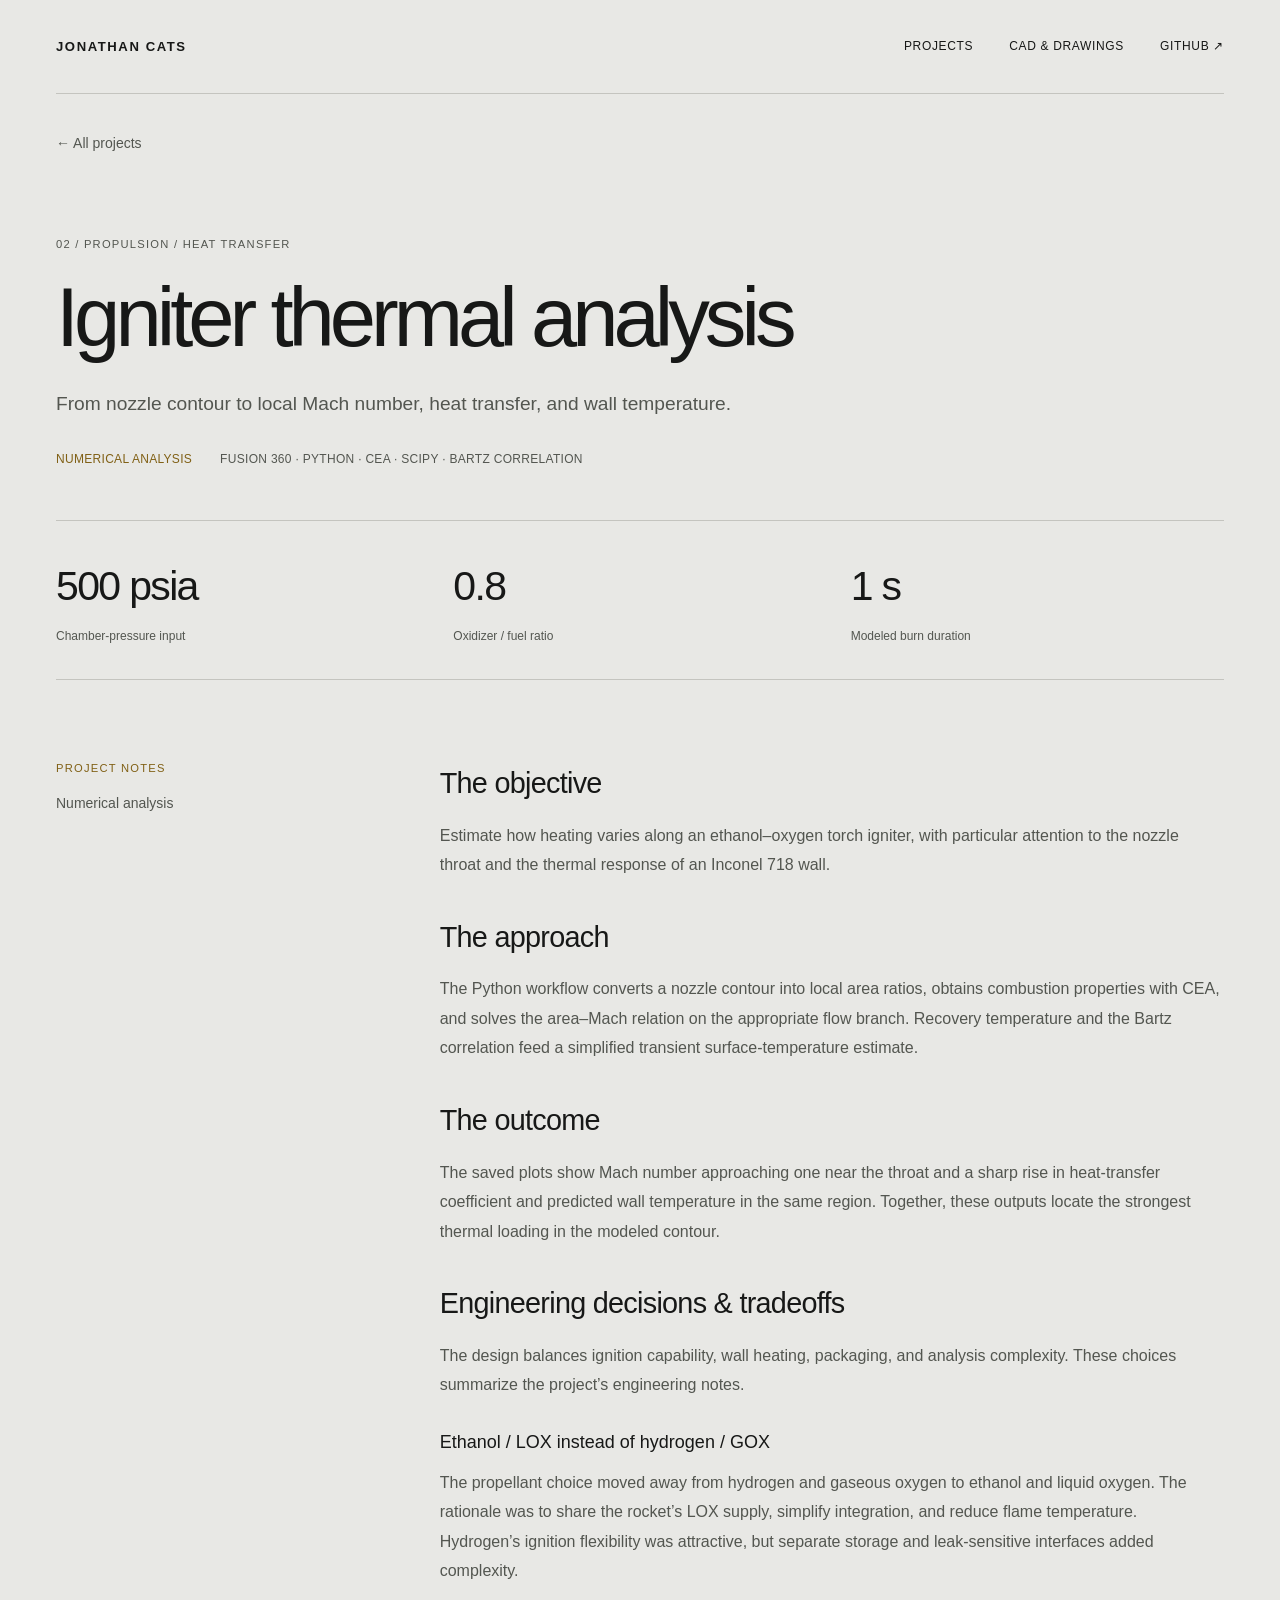
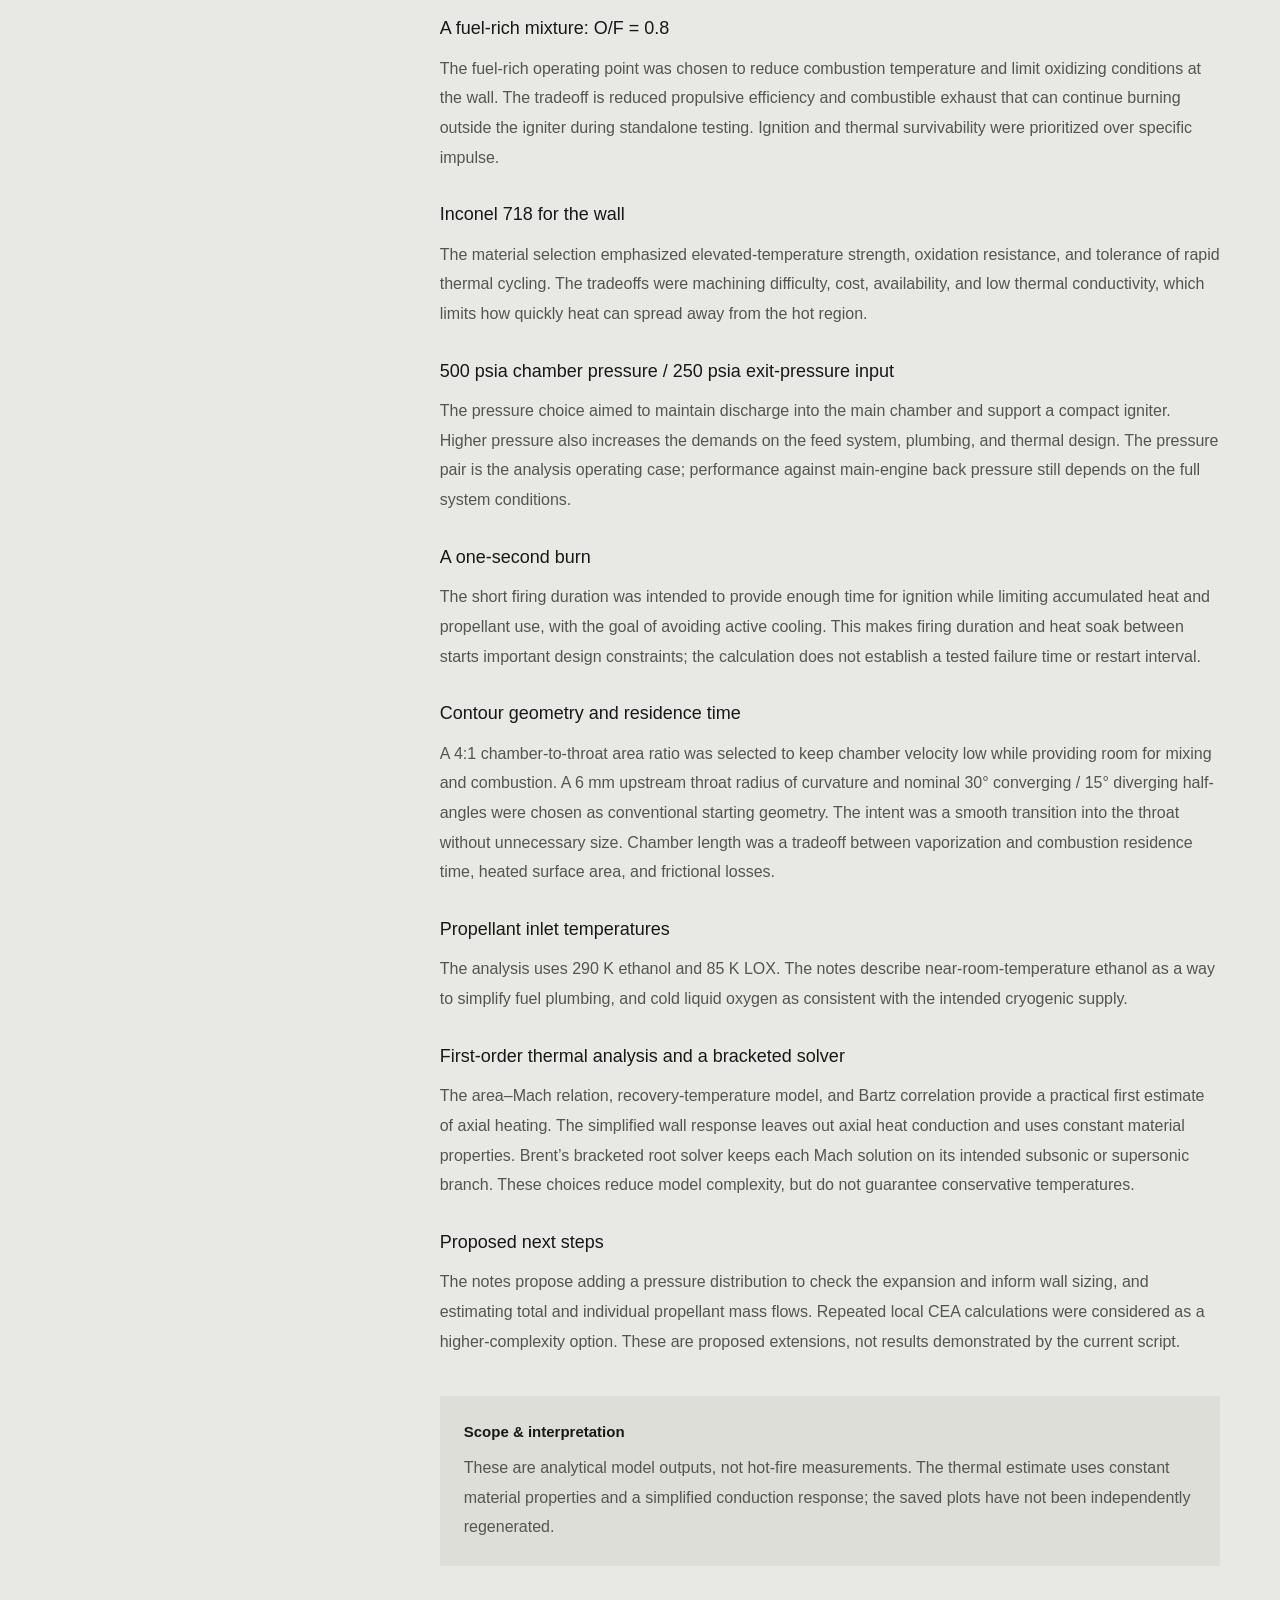
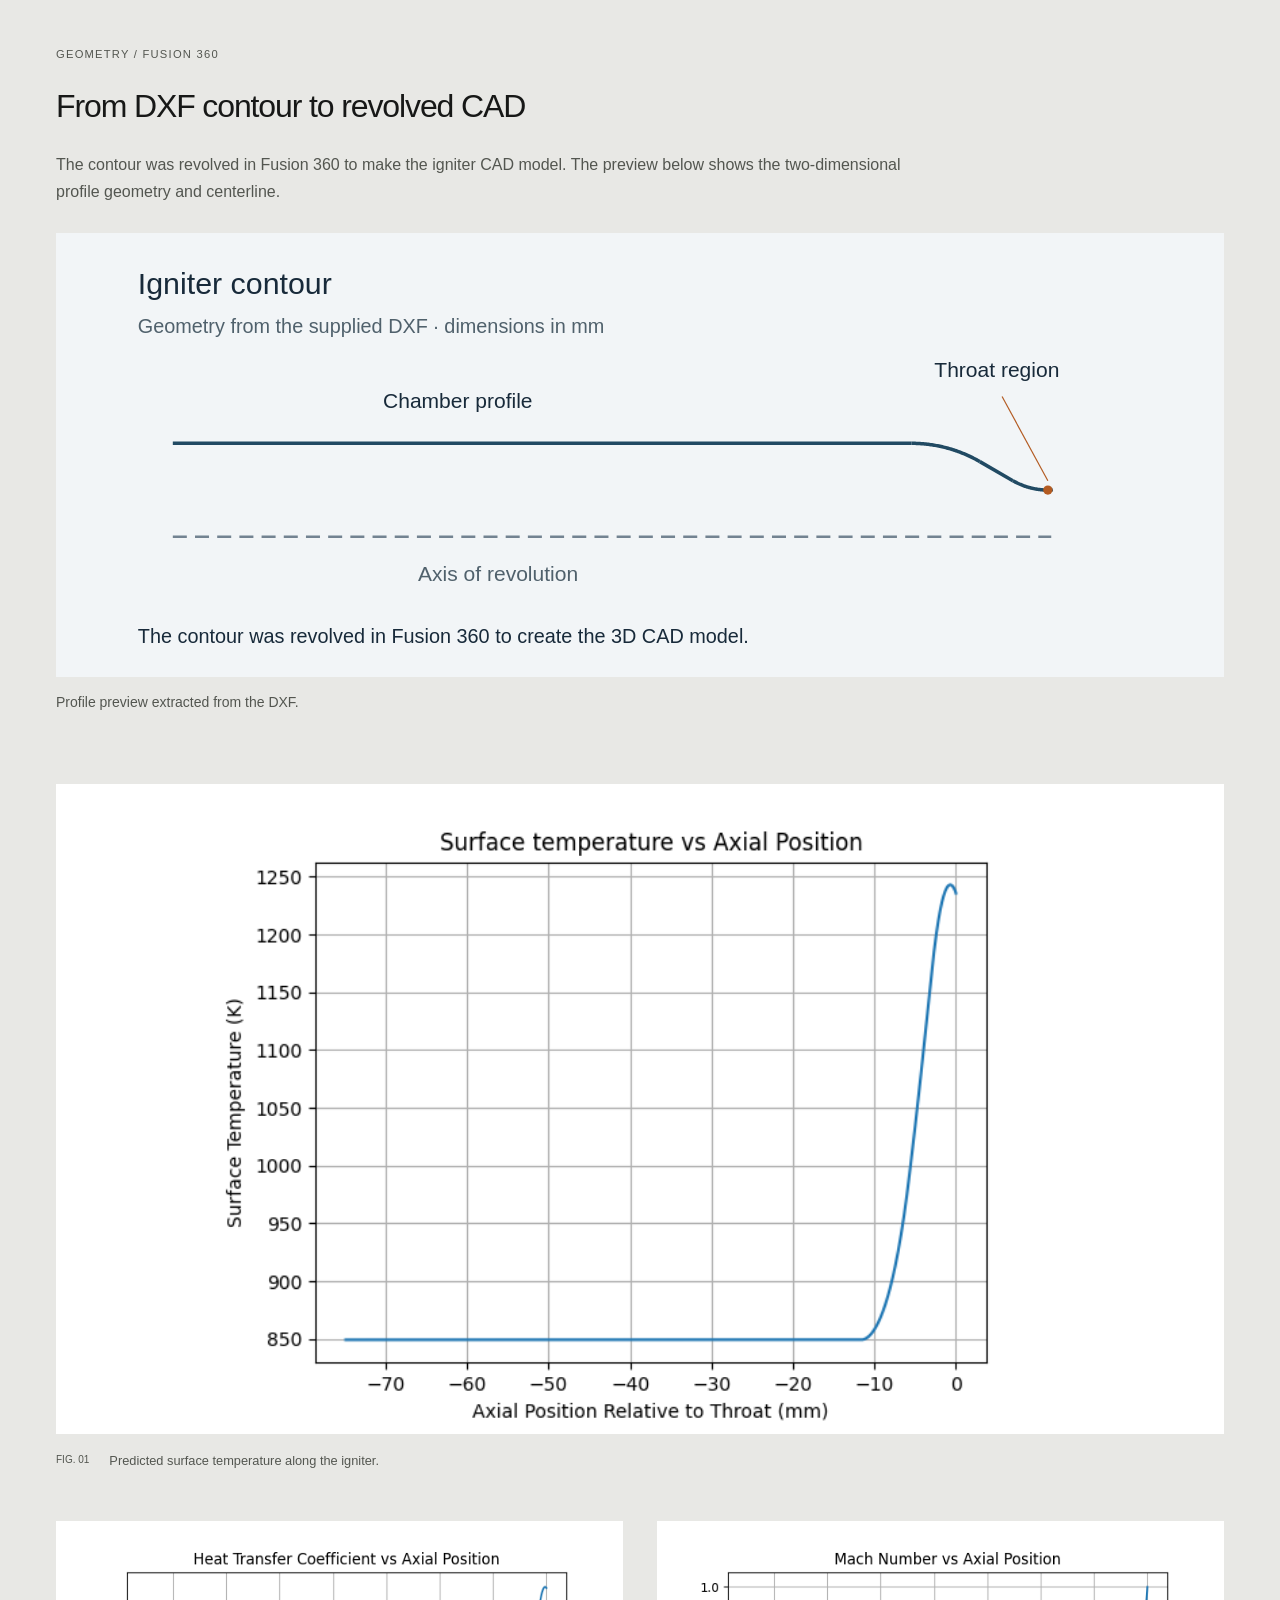
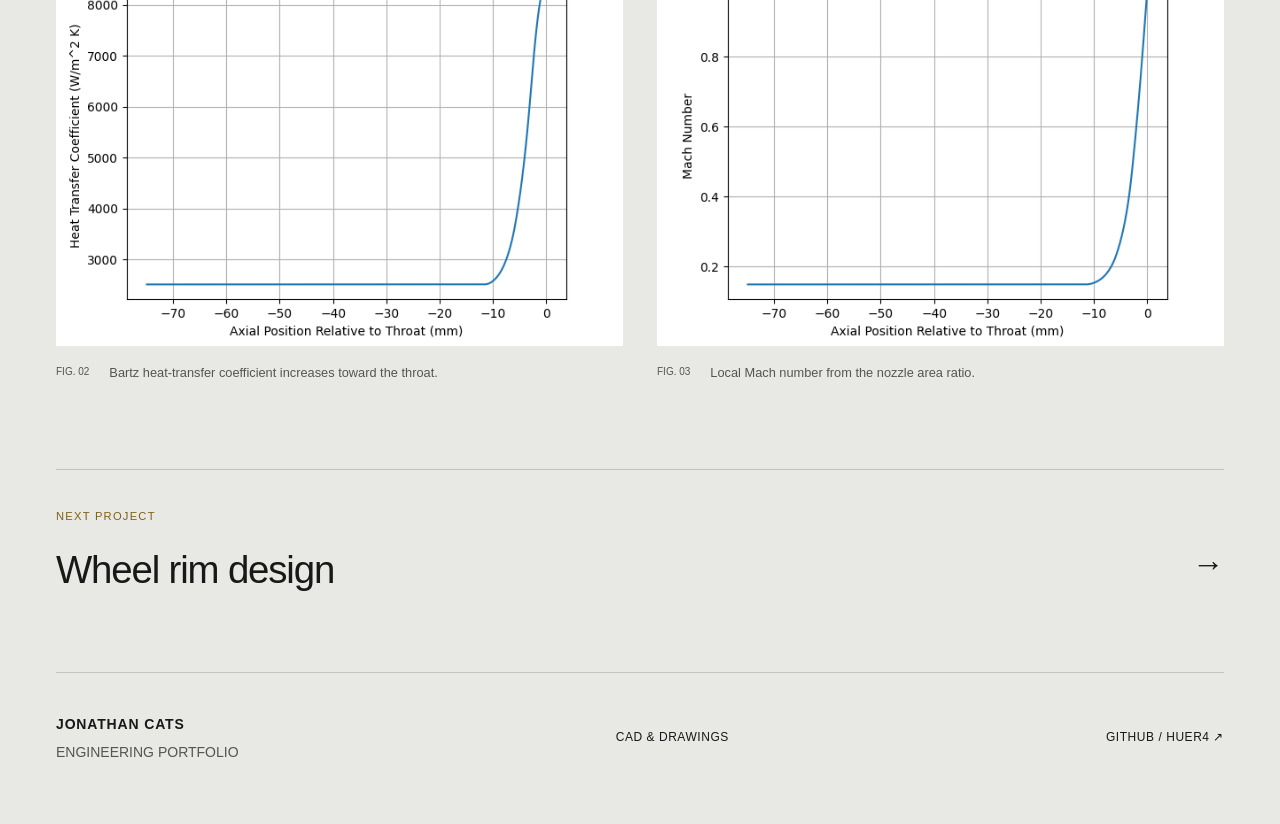
<file: igniter-thermal-analysis.html>
<!doctype html><html lang="en"><head><meta charset="utf-8"><meta name="viewport" content="width=device-width, initial-scale=1"><meta name="description" content="From nozzle contour to local Mach number, heat transfer, and wall temperature."><meta name="theme-color" content="#101e2b"><meta property="og:title" content="Igniter thermal analysis"><meta property="og:description" content="From nozzle contour to local Mach number, heat transfer, and wall temperature."><meta property="og:type" content="website"><title>Igniter thermal analysis | Jonathan Cats</title><link rel="icon" href="assets/favicon.svg" type="image/svg+xml"><link rel="stylesheet" href="styles.945fbb3e1028.css"></head><body><a class="skip" href="#main">Skip to content</a><header><a class="brand" href="index.html"><span>JONATHAN CATS</span></a><nav aria-label="Main navigation"><a href="index.html#projects">Projects</a><a href="cad-library.html">CAD &amp; drawings</a><a href="https://github.com/Huer4">GitHub <span aria-hidden="true">↗</span></a></nav></header><main id="main" class="detail"><a class="back" href="index.html#projects">← All projects</a><section class="project-heading"><p class="eyebrow accent">02 / PROPULSION / HEAT TRANSFER</p><h1>Igniter thermal analysis</h1><p class="detail-intro">From nozzle contour to local Mach number, heat transfer, and wall temperature.</p><div class="project-meta"><span>Numerical analysis</span><span>Fusion 360 · Python · CEA · SciPy · Bartz correlation</span></div></section><div class="metrics"><div><strong>500 psia</strong><span>Chamber-pressure input</span></div><div><strong>0.8</strong><span>Oxidizer / fuel ratio</span></div><div><strong>1 s</strong><span>Modeled burn duration</span></div></div><div class="case-layout"><aside><p class="eyebrow">PROJECT NOTES</p><p>Numerical analysis</p></aside><div class="case-copy"><section><h2>The objective</h2><p>Estimate how heating varies along an ethanol–oxygen torch igniter, with particular attention to the nozzle throat and the thermal response of an Inconel 718 wall.</p></section><section><h2>The approach</h2><p>The Python workflow converts a nozzle contour into local area ratios, obtains combustion properties with CEA, and solves the area–Mach relation on the appropriate flow branch. Recovery temperature and the Bartz correlation feed a simplified transient surface-temperature estimate.</p></section><section><h2>The outcome</h2><p>The saved plots show Mach number approaching one near the throat and a sharp rise in heat-transfer coefficient and predicted wall temperature in the same region. Together, these outputs locate the strongest thermal loading in the modeled contour.</p></section><section class="engineering-decisions"><h2>Engineering decisions & tradeoffs</h2><p>The design balances ignition capability, wall heating, packaging, and analysis complexity. These choices summarize the project’s engineering notes.</p><h3>Ethanol / LOX instead of hydrogen / GOX</h3><p>The propellant choice moved away from hydrogen and gaseous oxygen to ethanol and liquid oxygen. The rationale was to share the rocket’s LOX supply, simplify integration, and reduce flame temperature. Hydrogen’s ignition flexibility was attractive, but separate storage and leak-sensitive interfaces added complexity.</p><h3>A fuel-rich mixture: O/F = 0.8</h3><p>The fuel-rich operating point was chosen to reduce combustion temperature and limit oxidizing conditions at the wall. The tradeoff is reduced propulsive efficiency and combustible exhaust that can continue burning outside the igniter during standalone testing. Ignition and thermal survivability were prioritized over specific impulse.</p><h3>Inconel 718 for the wall</h3><p>The material selection emphasized elevated-temperature strength, oxidation resistance, and tolerance of rapid thermal cycling. The tradeoffs were machining difficulty, cost, availability, and low thermal conductivity, which limits how quickly heat can spread away from the hot region.</p><h3>500 psia chamber pressure / 250 psia exit-pressure input</h3><p>The pressure choice aimed to maintain discharge into the main chamber and support a compact igniter. Higher pressure also increases the demands on the feed system, plumbing, and thermal design. The pressure pair is the analysis operating case; performance against main-engine back pressure still depends on the full system conditions.</p><h3>A one-second burn</h3><p>The short firing duration was intended to provide enough time for ignition while limiting accumulated heat and propellant use, with the goal of avoiding active cooling. This makes firing duration and heat soak between starts important design constraints; the calculation does not establish a tested failure time or restart interval.</p><h3>Contour geometry and residence time</h3><p>A 4:1 chamber-to-throat area ratio was selected to keep chamber velocity low while providing room for mixing and combustion. A 6 mm upstream throat radius of curvature and nominal 30° converging / 15° diverging half-angles were chosen as conventional starting geometry. The intent was a smooth transition into the throat without unnecessary size. Chamber length was a tradeoff between vaporization and combustion residence time, heated surface area, and frictional losses.</p><h3>Propellant inlet temperatures</h3><p>The analysis uses 290 K ethanol and 85 K LOX. The notes describe near-room-temperature ethanol as a way to simplify fuel plumbing, and cold liquid oxygen as consistent with the intended cryogenic supply.</p><h3>First-order thermal analysis and a bracketed solver</h3><p>The area–Mach relation, recovery-temperature model, and Bartz correlation provide a practical first estimate of axial heating. The simplified wall response leaves out axial heat conduction and uses constant material properties. Brent’s bracketed root solver keeps each Mach solution on its intended subsonic or supersonic branch. These choices reduce model complexity, but do not guarantee conservative temperatures.</p><h3>Proposed next steps</h3><p>The notes propose adding a pressure distribution to check the expansion and inform wall sizing, and estimating total and individual propellant mass flows. Repeated local CEA calculations were considered as a higher-complexity option. These are proposed extensions, not results demonstrated by the current script.</p></section><div class="model-note"><h3>Scope & interpretation</h3><p>These are analytical model outputs, not hot-fire measurements. The thermal estimate uses constant material properties and a simplified conduction response; the saved plots have not been independently regenerated.</p></div></div></div><section class="contour-section"><p class="eyebrow accent">GEOMETRY / FUSION 360</p><h2>From DXF contour to revolved CAD</h2><p>The contour was revolved in Fusion 360 to make the igniter CAD model. The preview below shows the two-dimensional profile geometry and centerline.</p><figure><img src="assets/igniter-contour.svg" alt="Igniter DXF profile with chamber, throat region, and axis of revolution" loading="lazy"><figcaption>Profile preview extracted from the DXF. </figcaption></figure></section><section class="gallery" aria-label="Project figures"><figure class=""><img src="assets/igniter-temperature.png" alt="Predicted surface temperature along the igniter." loading="lazy"><figcaption><span>FIG. 01</span>Predicted surface temperature along the igniter.</figcaption></figure><figure class=""><img src="assets/igniter-coefficient.png" alt="Bartz heat-transfer coefficient increases toward the throat." loading="lazy"><figcaption><span>FIG. 02</span>Bartz heat-transfer coefficient increases toward the throat.</figcaption></figure><figure class=""><img src="assets/igniter-mach.png" alt="Local Mach number from the nozzle area ratio." loading="lazy"><figcaption><span>FIG. 03</span>Local Mach number from the nozzle area ratio.</figcaption></figure></section><a class="next-project" href="wheel-rim.html"><span class="eyebrow">NEXT PROJECT</span><strong>Wheel rim design</strong><span aria-hidden="true">→</span></a></main><footer><a class="brand" href="index.html">Jonathan Cats<span class="muted">Engineering portfolio</span></a><a href="cad-library.html">CAD &amp; drawings</a><a href="https://github.com/Huer4">GitHub / Huer4 ↗</a></footer></body></html>
</file>
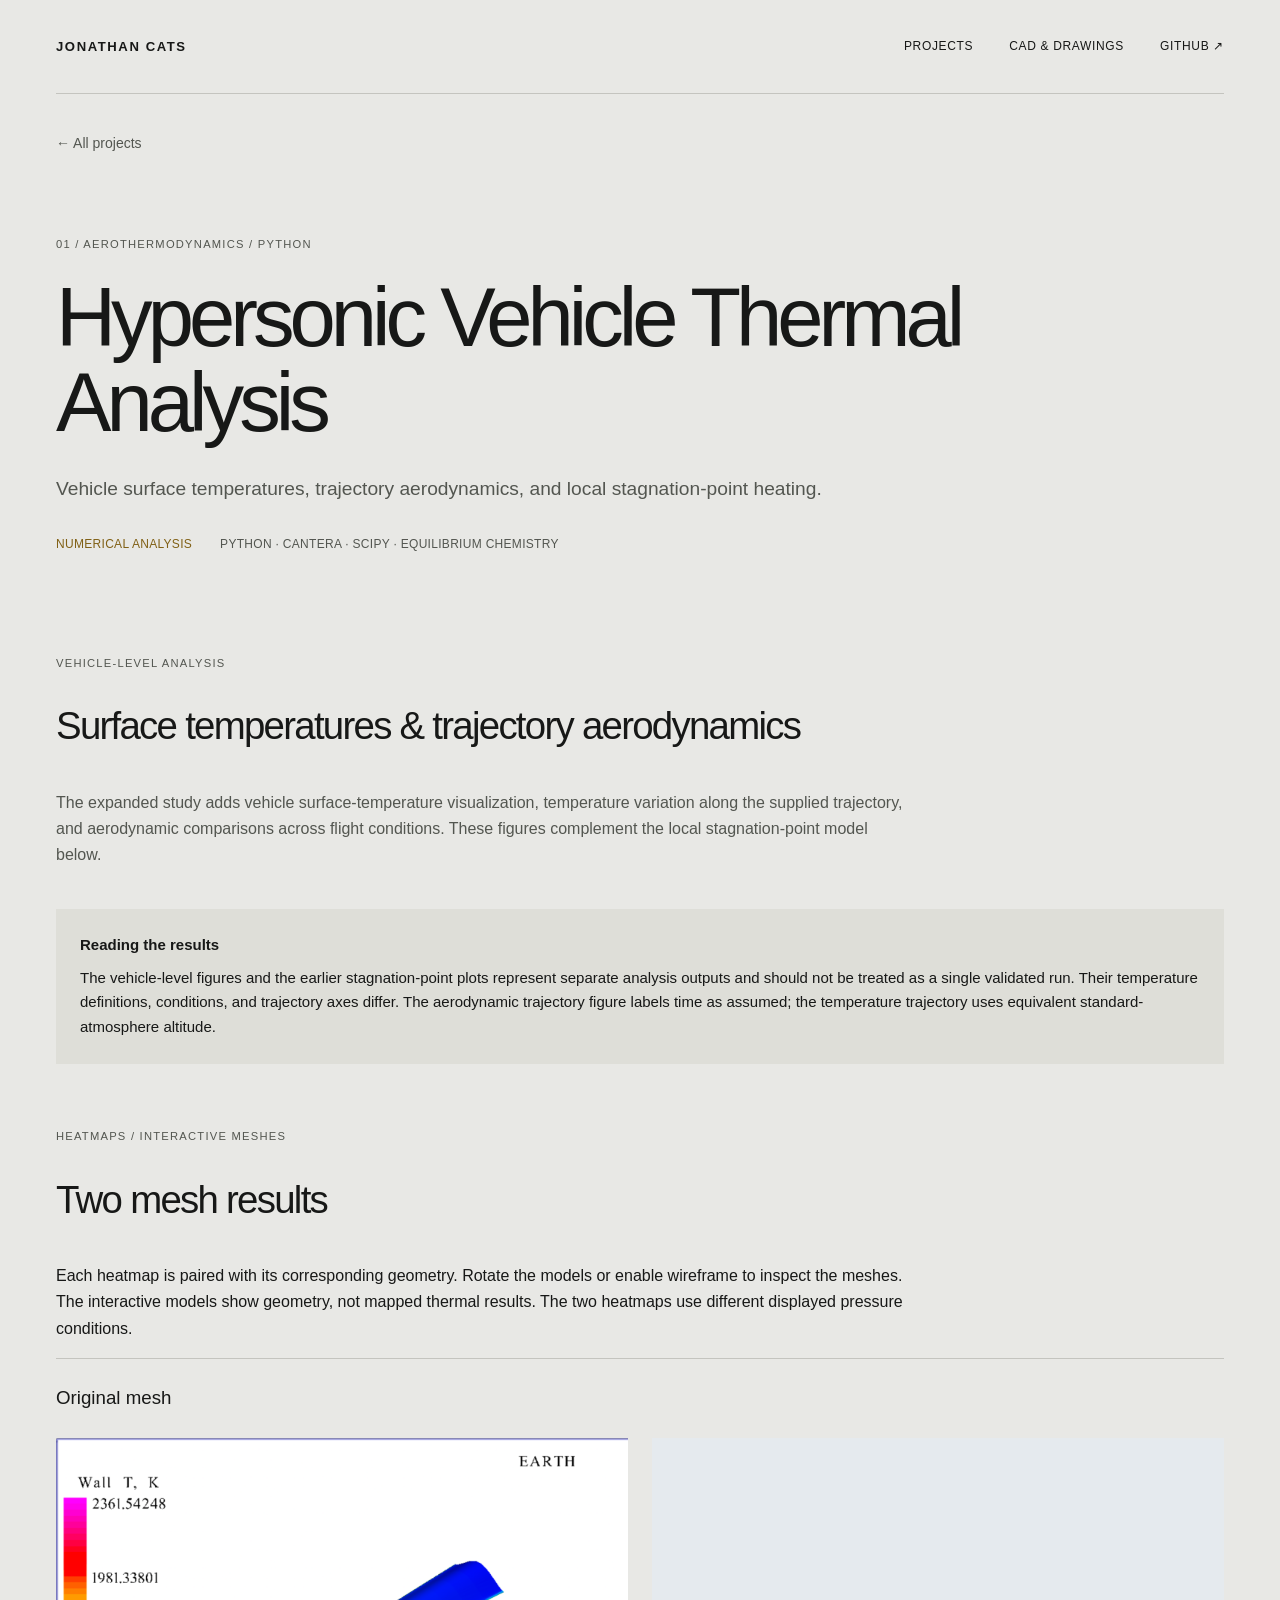
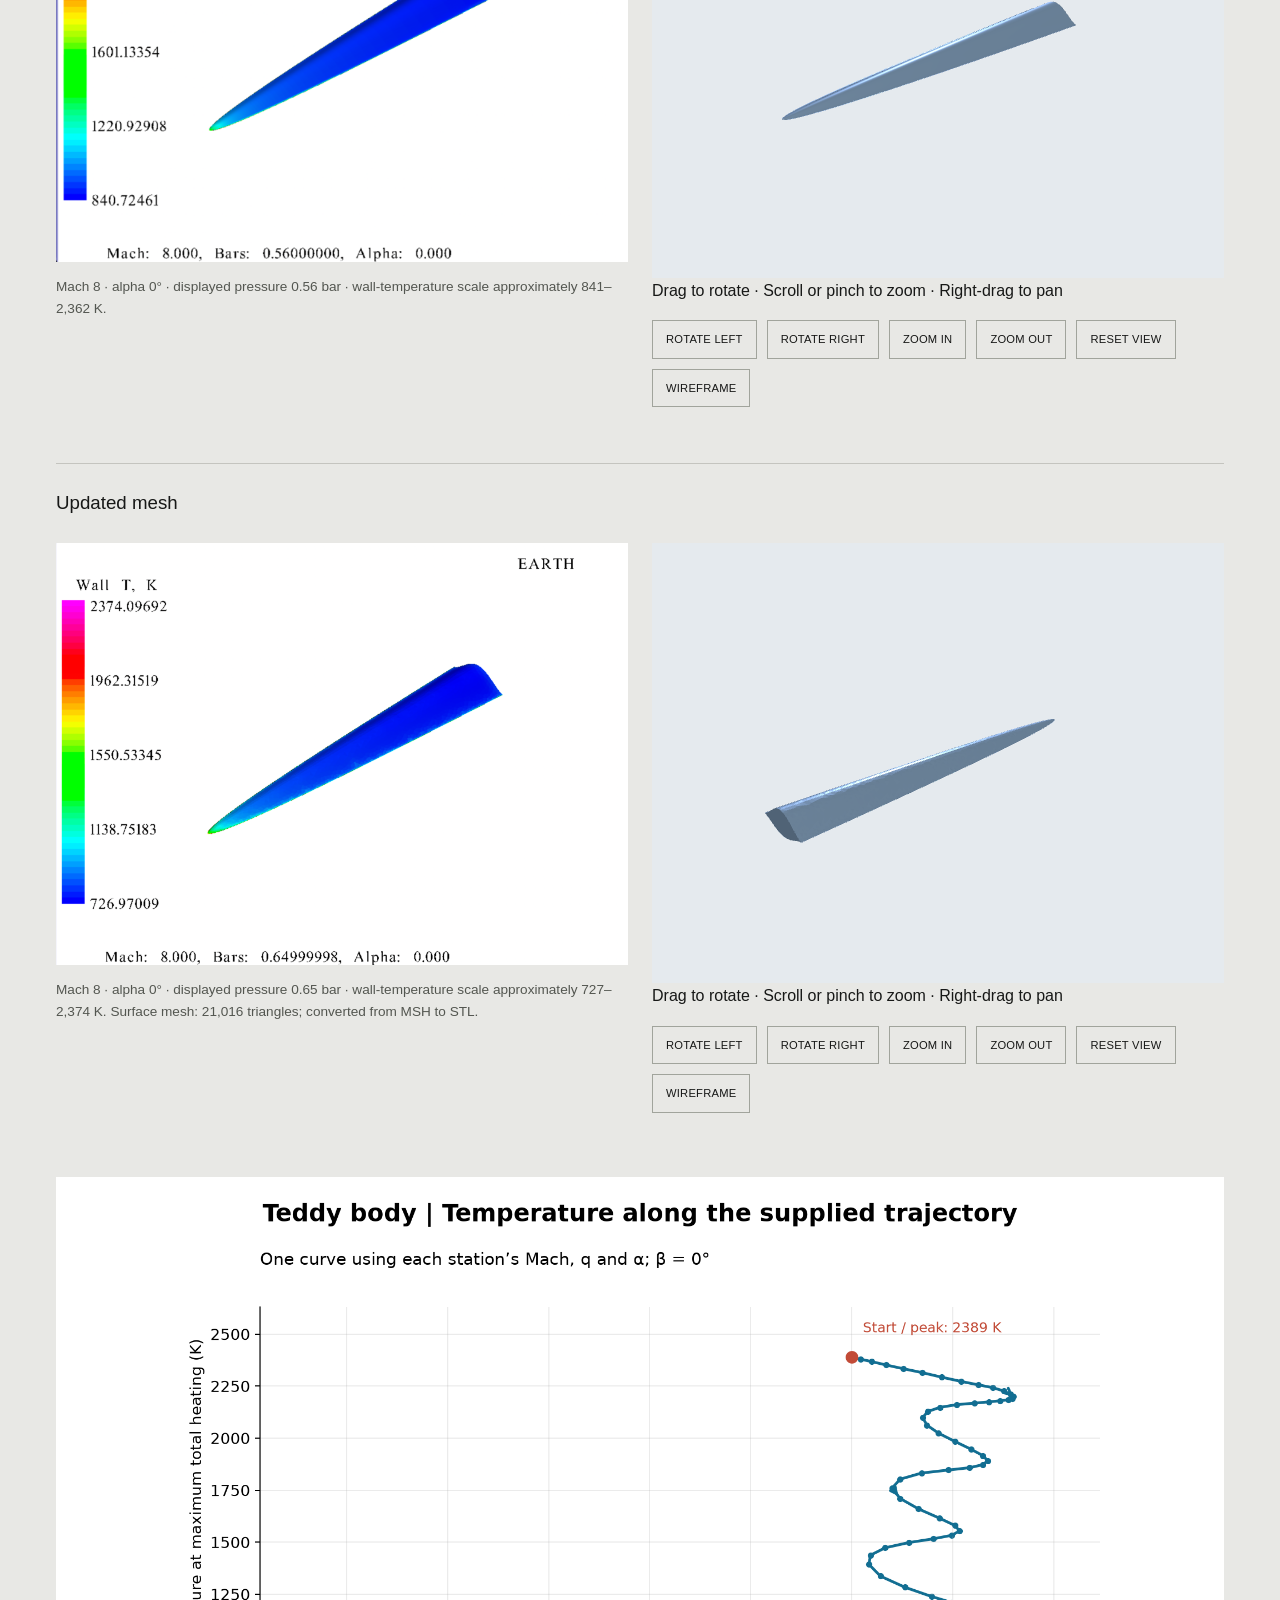
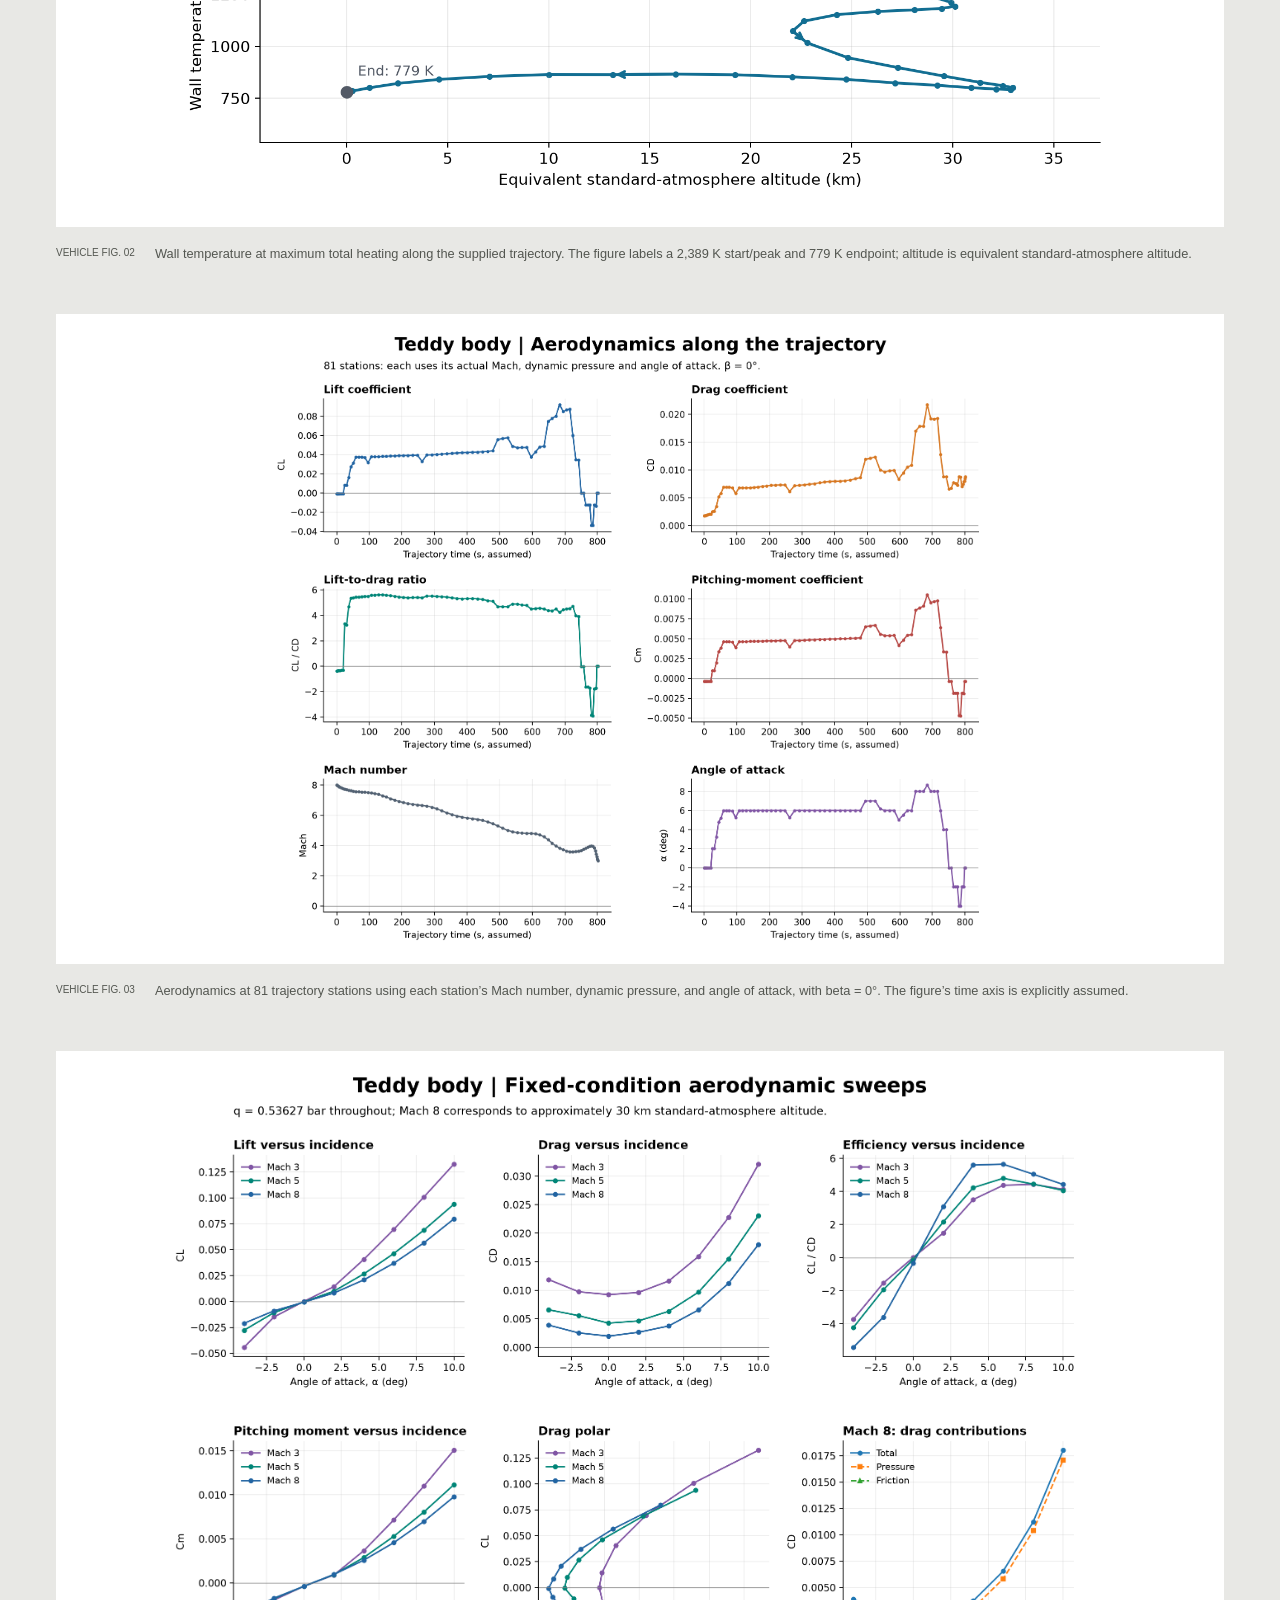
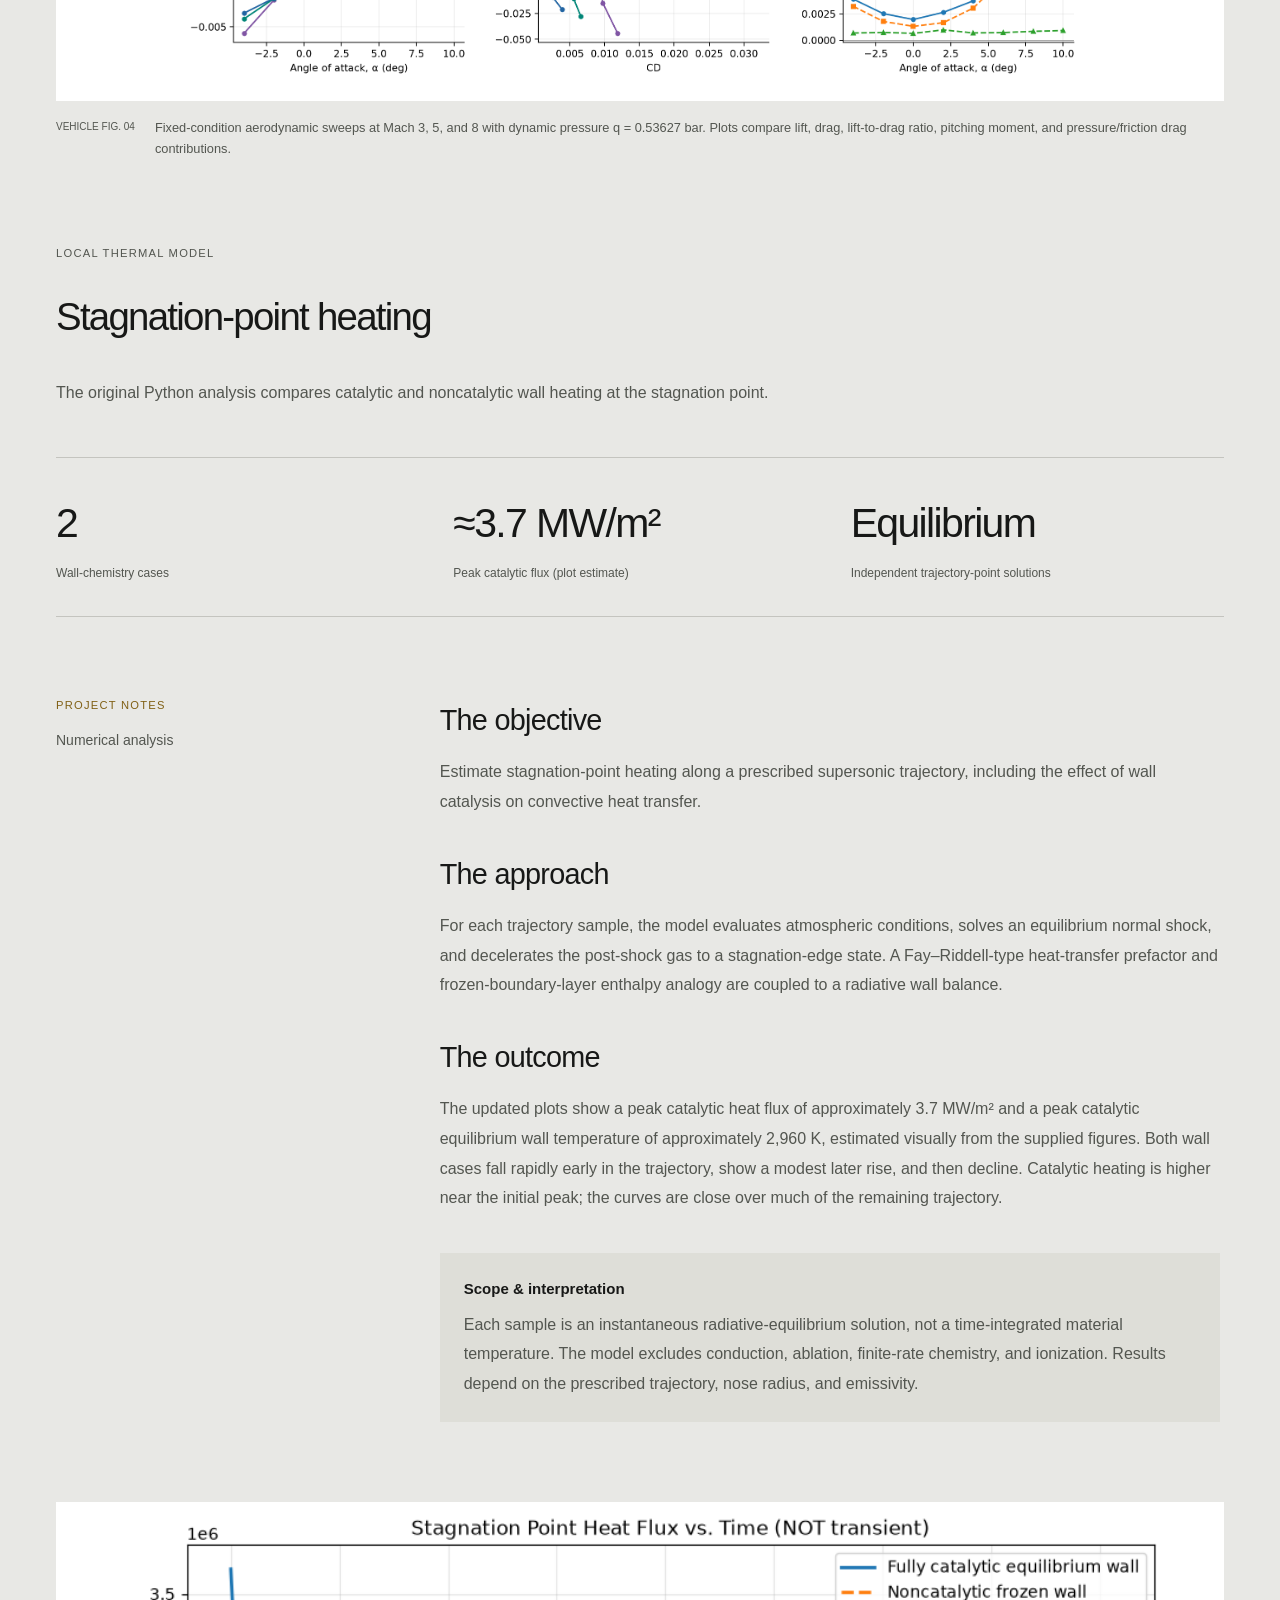
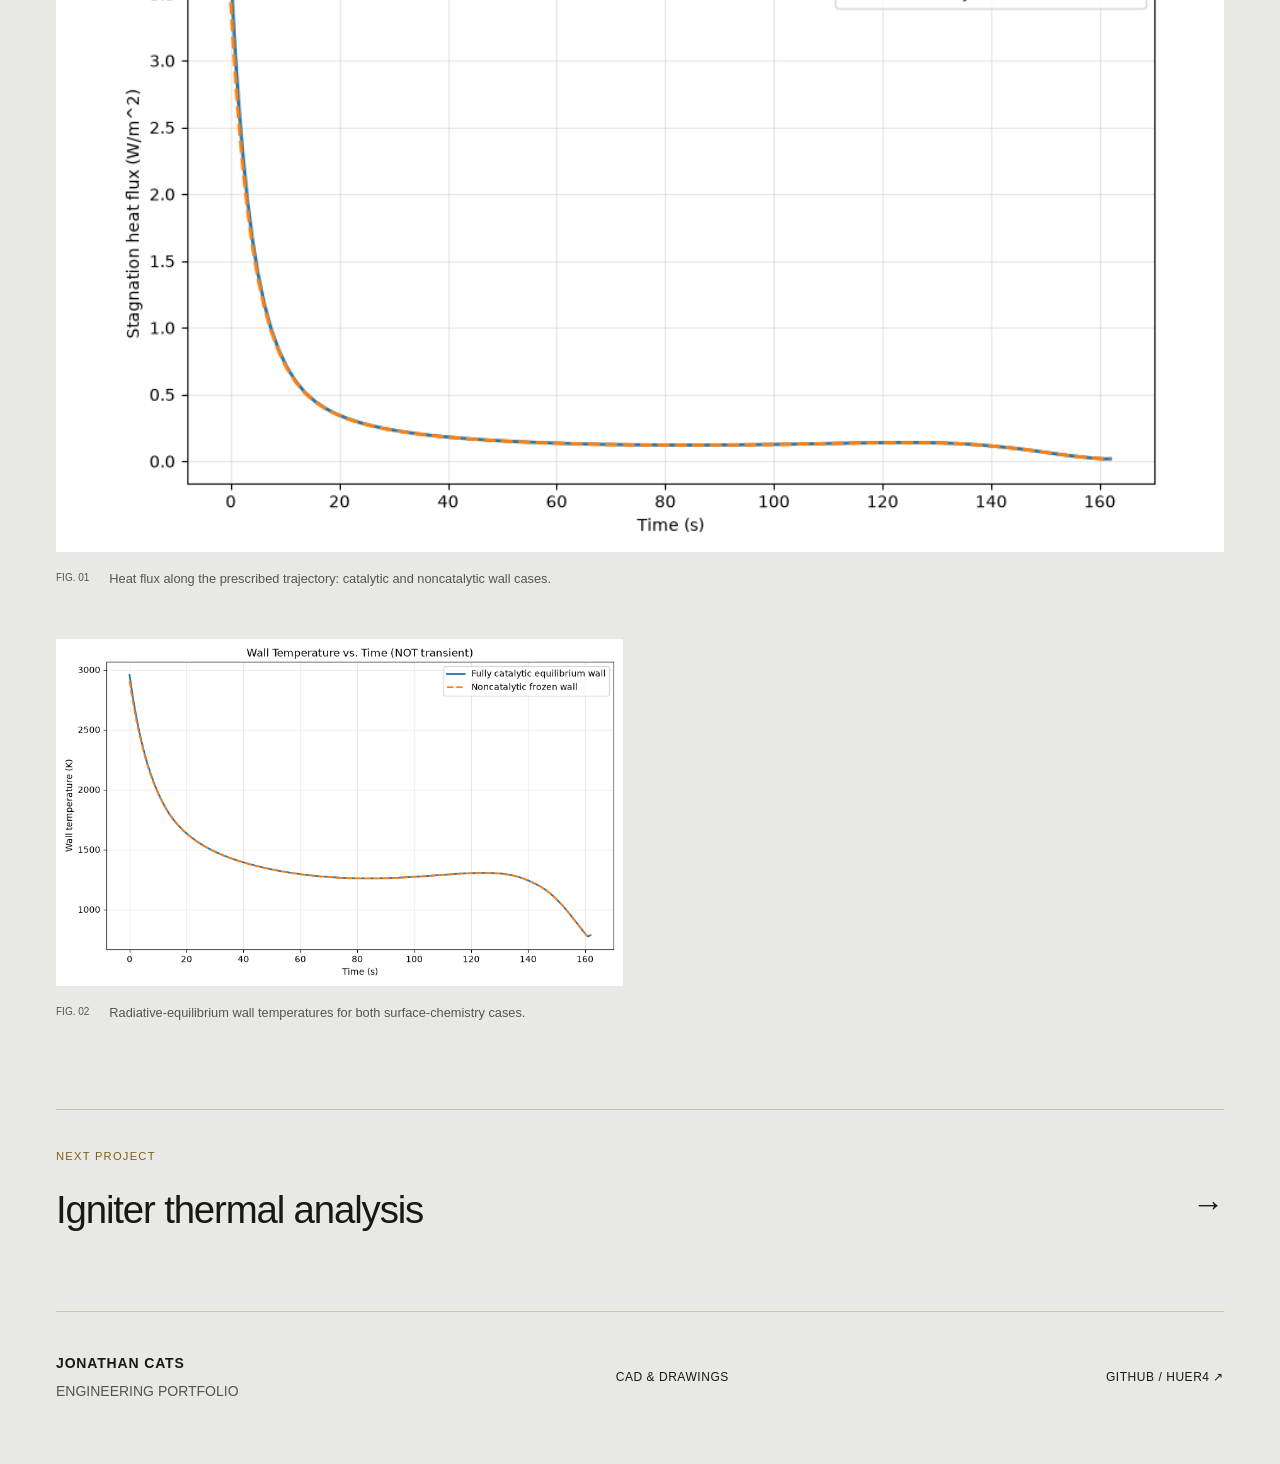
<file: stagnation-point-heat-flux.html>
<!doctype html><html lang="en"><head><meta charset="utf-8"><meta name="viewport" content="width=device-width, initial-scale=1"><meta name="description" content="Vehicle surface temperatures, trajectory aerodynamics, and local stagnation-point heating."><meta name="theme-color" content="#101e2b"><meta property="og:title" content="Hypersonic Vehicle Thermal Analysis"><meta property="og:description" content="Vehicle surface temperatures, trajectory aerodynamics, and local stagnation-point heating."><meta property="og:type" content="website"><title>Hypersonic Vehicle Thermal Analysis | Jonathan Cats</title><link rel="icon" href="assets/favicon.svg" type="image/svg+xml"><link rel="stylesheet" href="styles.945fbb3e1028.css"></head><body><a class="skip" href="#main">Skip to content</a><header><a class="brand" href="index.html"><span>JONATHAN CATS</span></a><nav aria-label="Main navigation"><a href="index.html#projects">Projects</a><a href="cad-library.html">CAD &amp; drawings</a><a href="https://github.com/Huer4">GitHub <span aria-hidden="true">↗</span></a></nav></header><main id="main" class="detail"><a class="back" href="index.html#projects">← All projects</a><section class="project-heading"><p class="eyebrow accent">01 / AEROTHERMODYNAMICS / PYTHON</p><h1>Hypersonic Vehicle Thermal Analysis</h1><p class="detail-intro">Vehicle surface temperatures, trajectory aerodynamics, and local stagnation-point heating.</p><div class="project-meta"><span>Numerical analysis</span><span>Python · Cantera · SciPy · Equilibrium chemistry</span></div></section><section class="geometry-section"><p class="eyebrow accent">VEHICLE-LEVEL ANALYSIS</p><h2>Surface temperatures &amp; trajectory aerodynamics</h2><p>The expanded study adds vehicle surface-temperature visualization, temperature variation along the supplied trajectory, and aerodynamic comparisons across flight conditions. These figures complement the local stagnation-point model below.</p><div class="model-note"><h3>Reading the results</h3><p>The vehicle-level figures and the earlier stagnation-point plots represent separate analysis outputs and should not be treated as a single validated run. Their temperature definitions, conditions, and trajectory axes differ. The aerodynamic trajectory figure labels time as assumed; the temperature trajectory uses equivalent standard-atmosphere altitude.</p></div></section><section class="mesh-comparison"><p class="eyebrow accent">HEATMAPS / INTERACTIVE MESHES</p><h2>Two mesh results</h2><p>Each heatmap is paired with its corresponding geometry. Rotate the models or enable wireframe to inspect the meshes. The interactive models show geometry, not mapped thermal results. The two heatmaps use different displayed pressure conditions.</p><h3>Original mesh</h3><div class="mesh-pair"><figure><img src="assets/teddy_glider_heatmap.webp" alt="Original mesh wall-temperature heatmap" loading="lazy"><figcaption>Mach 8 · alpha 0° · displayed pressure 0.56 bar · wall-temperature scale approximately 841–2,362 K.</figcaption></figure><div data-model-viewer="assets/spaceplanehead.stl"><div class="geometry-viewer"></div><p role="status">Loading 3D model...</p><div class="model-controls"><button data-model-action="left" disabled>Rotate left</button><button data-model-action="right" disabled>Rotate right</button><button data-model-action="in" disabled>Zoom in</button><button data-model-action="out" disabled>Zoom out</button><button data-model-action="reset" disabled>Reset view</button><button data-model-action="wireframe" disabled aria-pressed="false">Wireframe</button></div></div></div><h3>Updated mesh</h3><div class="mesh-pair"><figure><img src="assets/teddy-updated-heatmap.png" alt="Updated mesh wall-temperature heatmap" loading="lazy"><figcaption>Mach 8 · alpha 0° · displayed pressure 0.65 bar · wall-temperature scale approximately 727–2,374 K. Surface mesh: 21,016 triangles; converted from MSH to STL.</figcaption></figure><div data-model-viewer="assets/teddys-updated.stl"><div class="geometry-viewer"></div><p role="status">Loading 3D model...</p><div class="model-controls"><button data-model-action="left" disabled>Rotate left</button><button data-model-action="right" disabled>Rotate right</button><button data-model-action="in" disabled>Zoom in</button><button data-model-action="out" disabled>Zoom out</button><button data-model-action="reset" disabled>Reset view</button><button data-model-action="wireframe" disabled aria-pressed="false">Wireframe</button></div></div></div></section><section class="gallery" aria-label="Vehicle analysis figures"><figure style="grid-column:1/-1"><img src="assets/teddy-corrected-trajectory-temperature.png" alt="Wall temperature at maximum total heating along the supplied trajectory. The figure labels a 2,389 K start/peak and 779 K endpoint; altitude is equivalent standard-atmosphere altitude." loading="lazy"><figcaption><span>VEHICLE FIG. 02</span>Wall temperature at maximum total heating along the supplied trajectory. The figure labels a 2,389 K start/peak and 779 K endpoint; altitude is equivalent standard-atmosphere altitude.</figcaption></figure><figure style="grid-column:1/-1"><img src="assets/teddy-corrected-aero-trajectory.png" alt="Aerodynamics at 81 trajectory stations using each station’s Mach number, dynamic pressure, and angle of attack, with beta = 0°. The figure’s time axis is explicitly assumed." loading="lazy"><figcaption><span>VEHICLE FIG. 03</span>Aerodynamics at 81 trajectory stations using each station’s Mach number, dynamic pressure, and angle of attack, with beta = 0°. The figure’s time axis is explicitly assumed.</figcaption></figure><figure style="grid-column:1/-1"><img src="assets/teddy-corrected-aero-sweeps.png" alt="Fixed-condition aerodynamic sweeps at Mach 3, 5, and 8 with dynamic pressure q = 0.53627 bar. Plots compare lift, drag, lift-to-drag ratio, pitching moment, and pressure/friction drag contributions." loading="lazy"><figcaption><span>VEHICLE FIG. 04</span>Fixed-condition aerodynamic sweeps at Mach 3, 5, and 8 with dynamic pressure q = 0.53627 bar. Plots compare lift, drag, lift-to-drag ratio, pitching moment, and pressure/friction drag contributions.</figcaption></figure></section><section class="geometry-section"><p class="eyebrow accent">LOCAL THERMAL MODEL</p><h2>Stagnation-point heating</h2><p>The original Python analysis compares catalytic and noncatalytic wall heating at the stagnation point.</p></section><div class="metrics"><div><strong>2</strong><span>Wall-chemistry cases</span></div><div><strong>≈3.7 MW/m²</strong><span>Peak catalytic flux (plot estimate)</span></div><div><strong>Equilibrium</strong><span>Independent trajectory-point solutions</span></div></div><div class="case-layout"><aside><p class="eyebrow">PROJECT NOTES</p><p>Numerical analysis</p></aside><div class="case-copy"><section><h2>The objective</h2><p>Estimate stagnation-point heating along a prescribed supersonic trajectory, including the effect of wall catalysis on convective heat transfer.</p></section><section><h2>The approach</h2><p>For each trajectory sample, the model evaluates atmospheric conditions, solves an equilibrium normal shock, and decelerates the post-shock gas to a stagnation-edge state. A Fay–Riddell-type heat-transfer prefactor and frozen-boundary-layer enthalpy analogy are coupled to a radiative wall balance.</p></section><section><h2>The outcome</h2><p>The updated plots show a peak catalytic heat flux of approximately 3.7 MW/m² and a peak catalytic equilibrium wall temperature of approximately 2,960 K, estimated visually from the supplied figures. Both wall cases fall rapidly early in the trajectory, show a modest later rise, and then decline. Catalytic heating is higher near the initial peak; the curves are close over much of the remaining trajectory.</p></section><div class="model-note"><h3>Scope & interpretation</h3><p>Each sample is an instantaneous radiative-equilibrium solution, not a time-integrated material temperature. The model excludes conduction, ablation, finite-rate chemistry, and ionization. Results depend on the prescribed trajectory, nose radius, and emissivity.</p></div></div></div><section class="gallery" aria-label="Project figures"><figure class=""><img src="assets/stagnation-flux.1e76365747.png" alt="Heat flux along the prescribed trajectory: catalytic and noncatalytic wall cases." loading="lazy"><figcaption><span>FIG. 01</span>Heat flux along the prescribed trajectory: catalytic and noncatalytic wall cases.</figcaption></figure><figure class=""><img src="assets/stagnation-temperature.84c9af7c7c.png" alt="Radiative-equilibrium wall temperatures for both surface-chemistry cases." loading="lazy"><figcaption><span>FIG. 02</span>Radiative-equilibrium wall temperatures for both surface-chemistry cases.</figcaption></figure></section><a class="next-project" href="igniter-thermal-analysis.html"><span class="eyebrow">NEXT PROJECT</span><strong>Igniter thermal analysis</strong><span aria-hidden="true">→</span></a></main><footer><a class="brand" href="index.html">Jonathan Cats<span class="muted">Engineering portfolio</span></a><a href="cad-library.html">CAD &amp; drawings</a><a href="https://github.com/Huer4">GitHub / Huer4 ↗</a></footer><script type="module" src="assets/model-viewer.3027cc261c.js"></script></body></html>
</file>
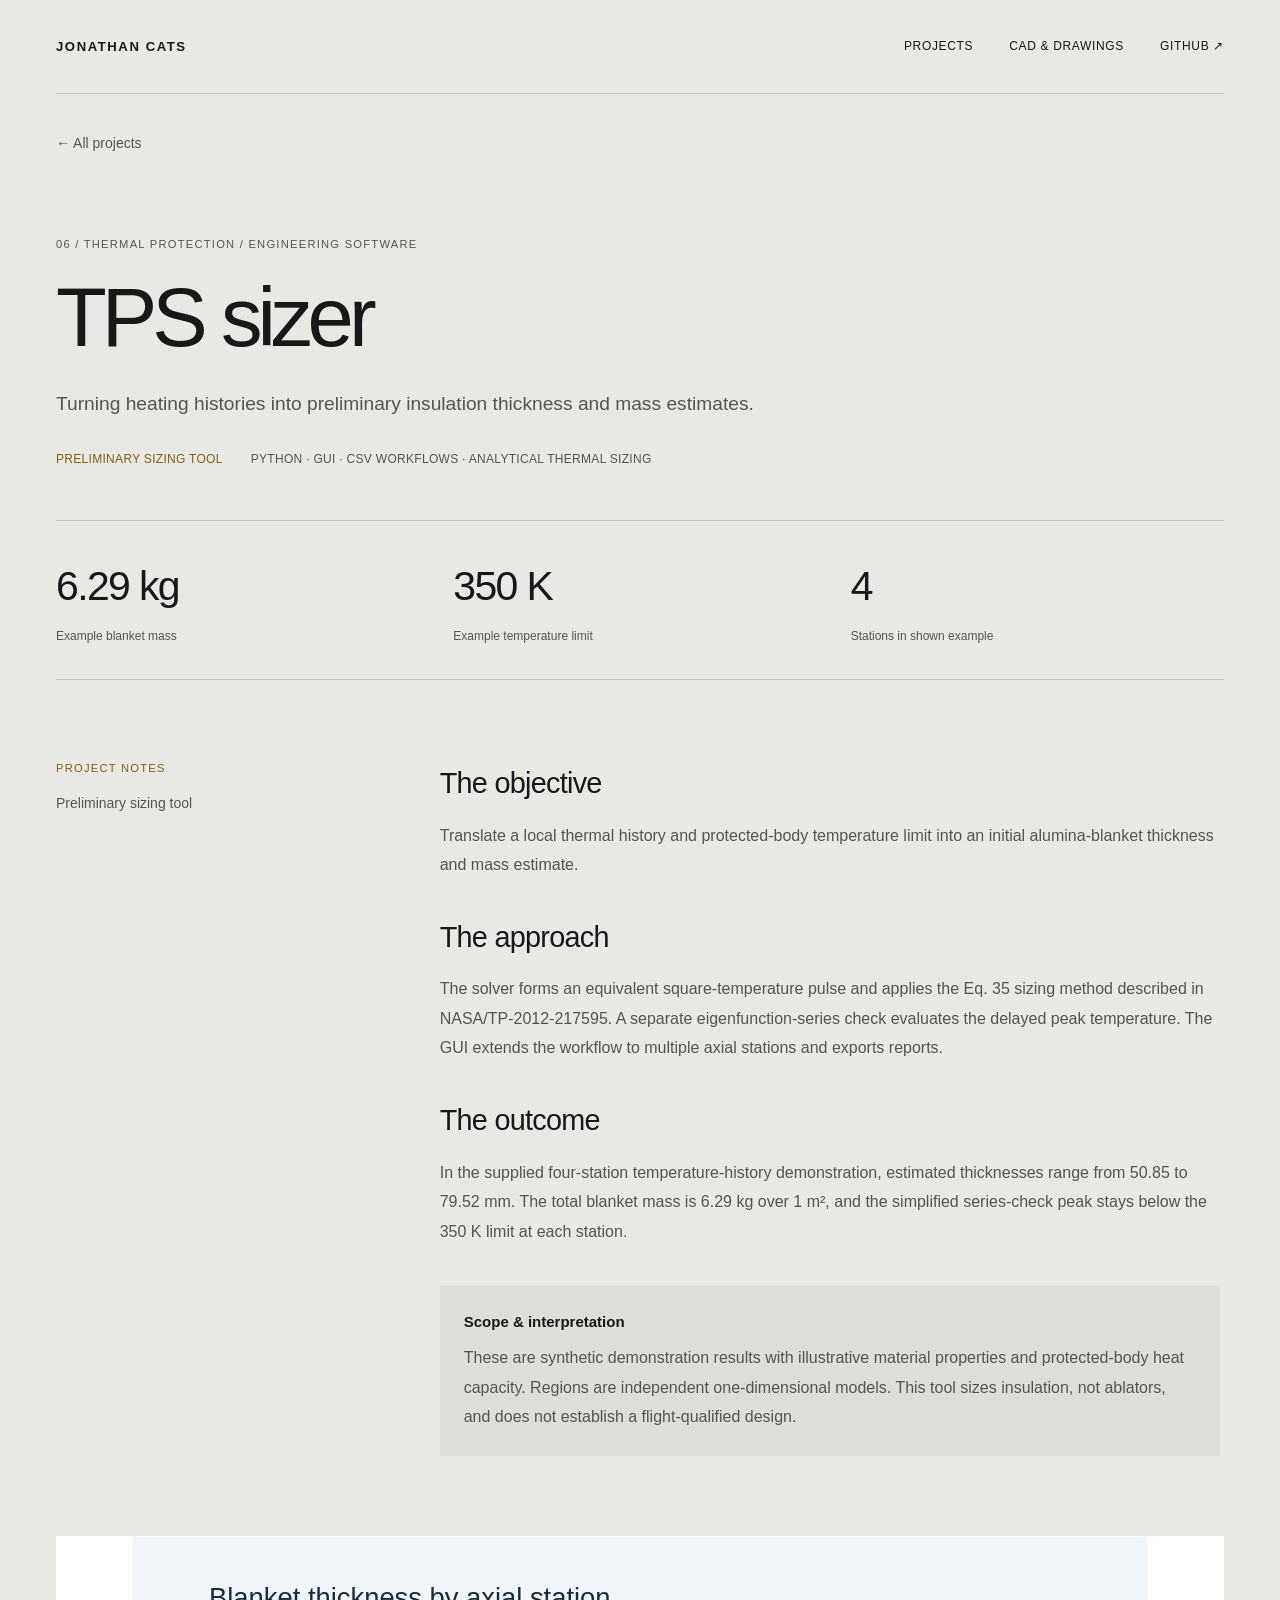
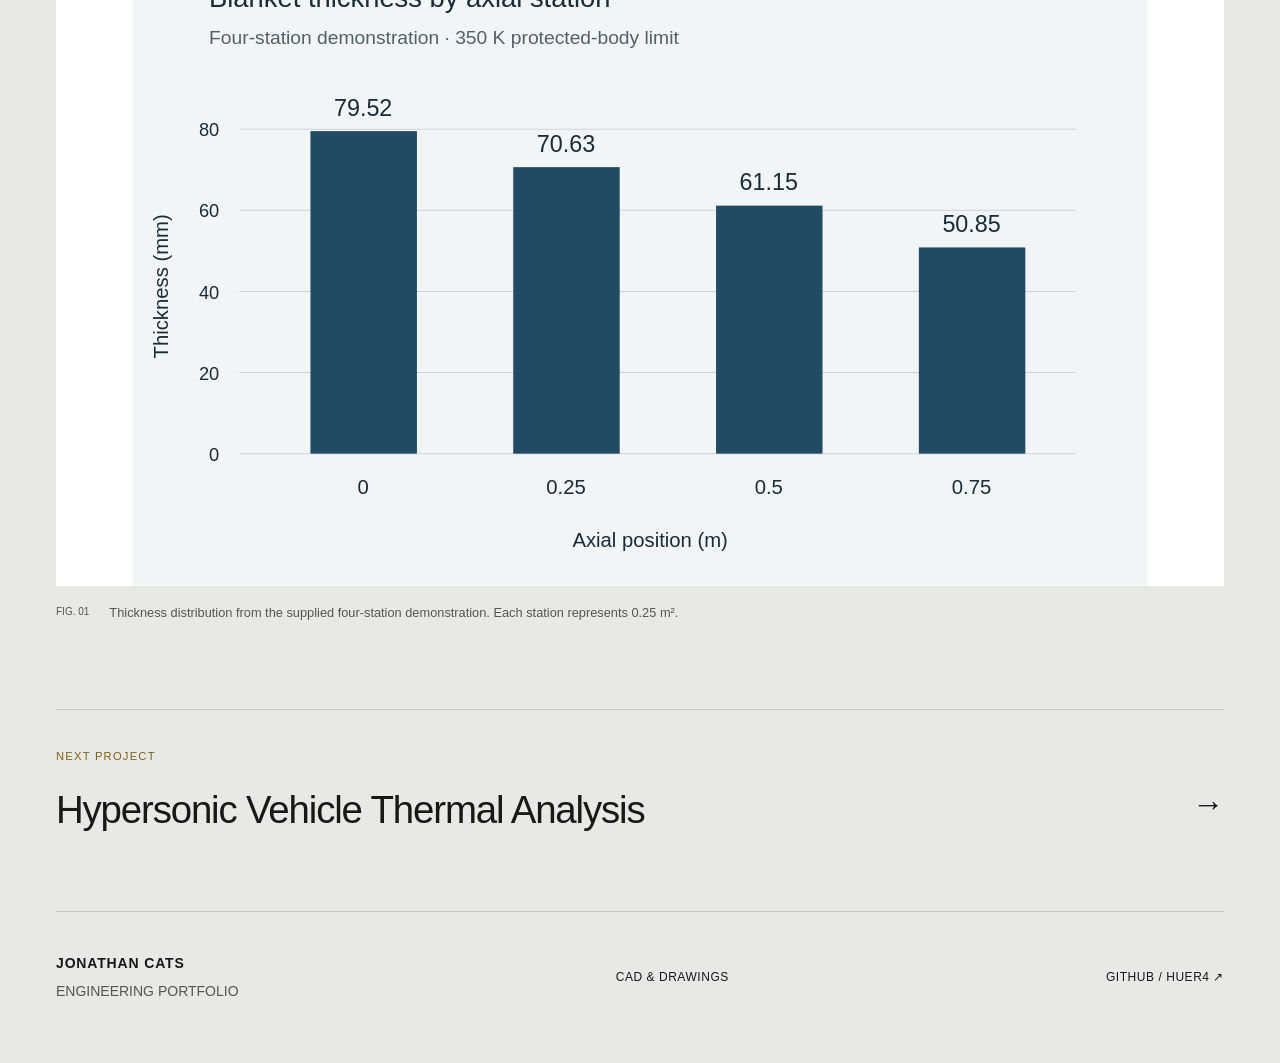
<file: tps-sizer.html>
<!doctype html><html lang="en"><head><meta charset="utf-8"><meta name="viewport" content="width=device-width, initial-scale=1"><meta name="description" content="Turning heating histories into preliminary insulation thickness and mass estimates."><meta name="theme-color" content="#101e2b"><meta property="og:title" content="TPS sizer"><meta property="og:description" content="Turning heating histories into preliminary insulation thickness and mass estimates."><meta property="og:type" content="website"><title>TPS sizer | Jonathan Cats</title><link rel="icon" href="assets/favicon.svg" type="image/svg+xml"><link rel="stylesheet" href="styles.945fbb3e1028.css"></head><body><a class="skip" href="#main">Skip to content</a><header><a class="brand" href="index.html"><span>JONATHAN CATS</span></a><nav aria-label="Main navigation"><a href="index.html#projects">Projects</a><a href="cad-library.html">CAD &amp; drawings</a><a href="https://github.com/Huer4">GitHub <span aria-hidden="true">↗</span></a></nav></header><main id="main" class="detail"><a class="back" href="index.html#projects">← All projects</a><section class="project-heading"><p class="eyebrow accent">06 / THERMAL PROTECTION / ENGINEERING SOFTWARE</p><h1>TPS sizer</h1><p class="detail-intro">Turning heating histories into preliminary insulation thickness and mass estimates.</p><div class="project-meta"><span>Preliminary sizing tool</span><span>Python · GUI · CSV workflows · Analytical thermal sizing</span></div></section><div class="metrics"><div><strong>6.29 kg</strong><span>Example blanket mass</span></div><div><strong>350 K</strong><span>Example temperature limit</span></div><div><strong>4</strong><span>Stations in shown example</span></div></div><div class="case-layout"><aside><p class="eyebrow">PROJECT NOTES</p><p>Preliminary sizing tool</p></aside><div class="case-copy"><section><h2>The objective</h2><p>Translate a local thermal history and protected-body temperature limit into an initial alumina-blanket thickness and mass estimate.</p></section><section><h2>The approach</h2><p>The solver forms an equivalent square-temperature pulse and applies the Eq. 35 sizing method described in NASA/TP-2012-217595. A separate eigenfunction-series check evaluates the delayed peak temperature. The GUI extends the workflow to multiple axial stations and exports reports.</p></section><section><h2>The outcome</h2><p>In the supplied four-station temperature-history demonstration, estimated thicknesses range from 50.85 to 79.52 mm. The total blanket mass is 6.29 kg over 1 m², and the simplified series-check peak stays below the 350 K limit at each station.</p></section><div class="model-note"><h3>Scope & interpretation</h3><p>These are synthetic demonstration results with illustrative material properties and protected-body heat capacity. Regions are independent one-dimensional models. This tool sizes insulation, not ablators, and does not establish a flight-qualified design.</p></div></div></div><section class="gallery" aria-label="Project figures"><figure class=""><img src="assets/tps-thickness.svg" alt="Thickness distribution from the supplied four-station demonstration. Each station represents 0.25 m²." loading="lazy"><figcaption><span>FIG. 01</span>Thickness distribution from the supplied four-station demonstration. Each station represents 0.25 m².</figcaption></figure></section><a class="next-project" href="stagnation-point-heat-flux.html"><span class="eyebrow">NEXT PROJECT</span><strong>Hypersonic Vehicle Thermal Analysis</strong><span aria-hidden="true">→</span></a></main><footer><a class="brand" href="index.html">Jonathan Cats<span class="muted">Engineering portfolio</span></a><a href="cad-library.html">CAD &amp; drawings</a><a href="https://github.com/Huer4">GitHub / Huer4 ↗</a></footer></body></html>
</file>
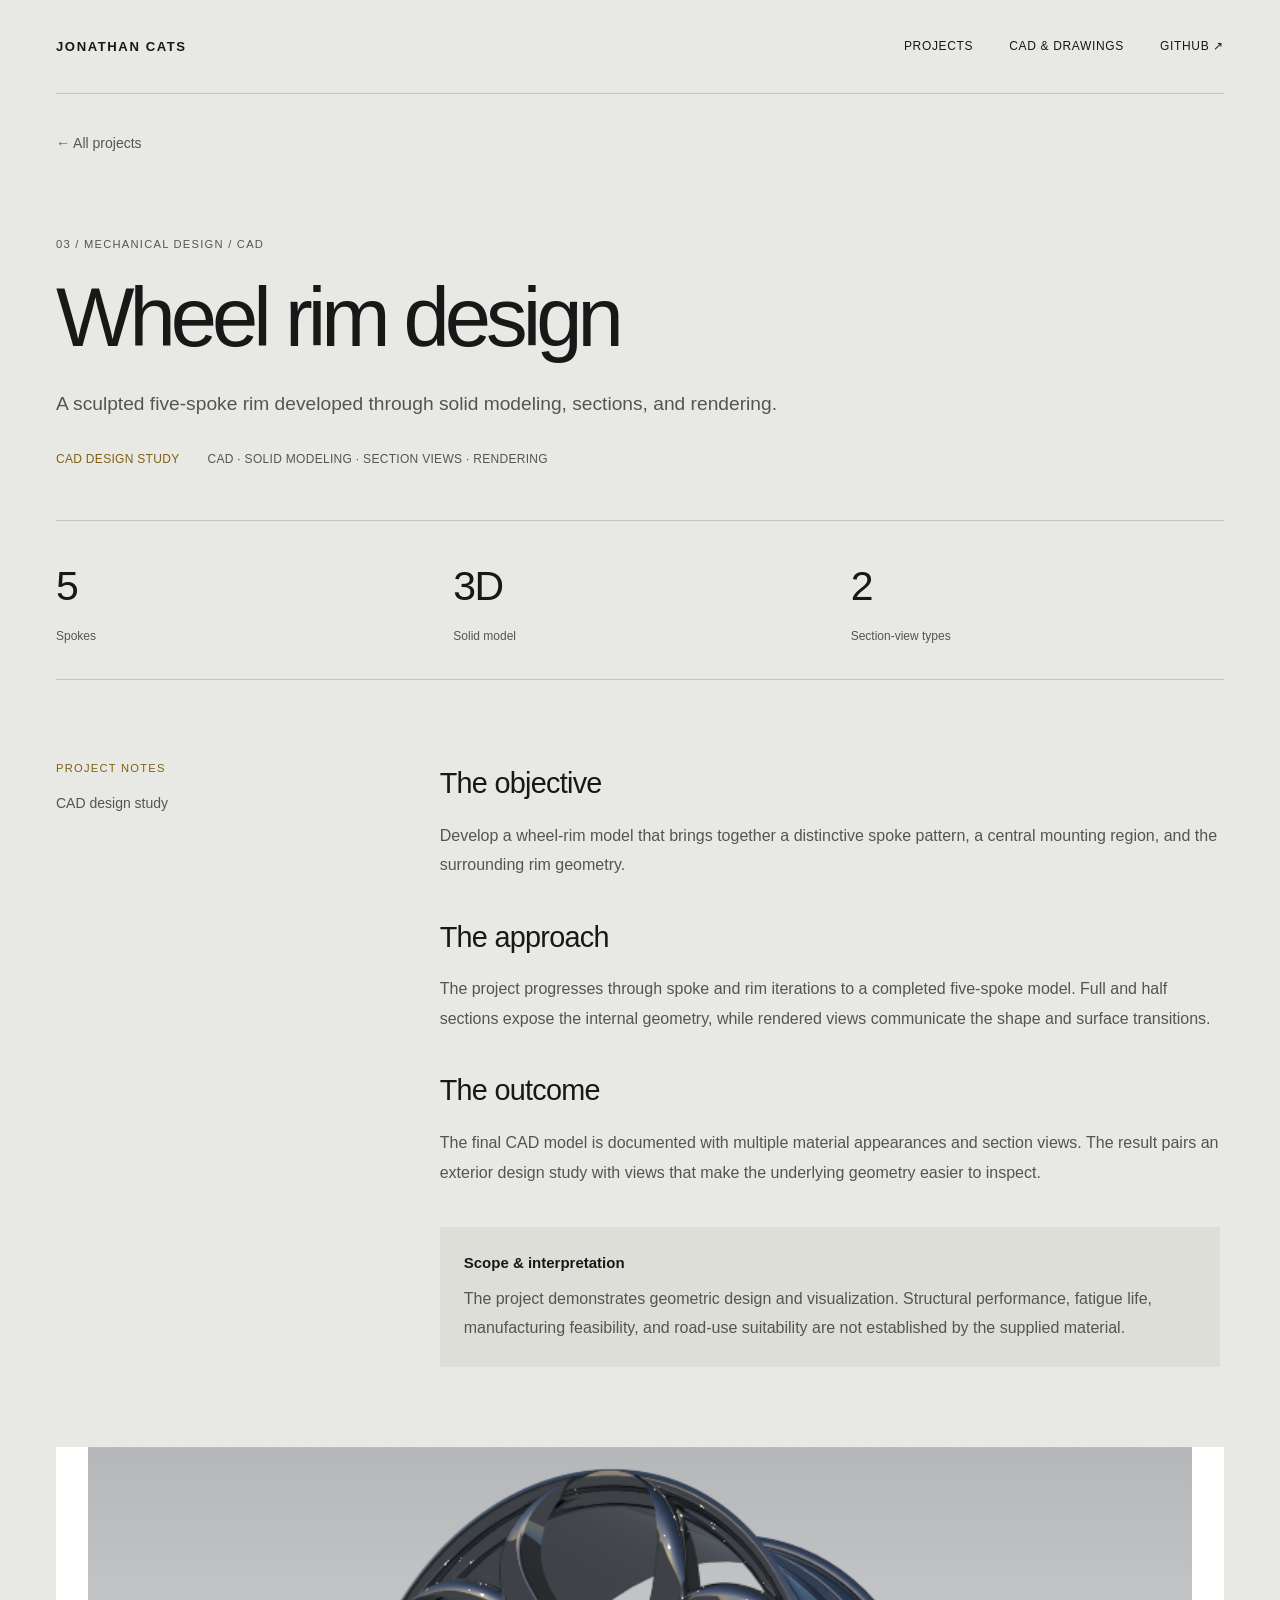
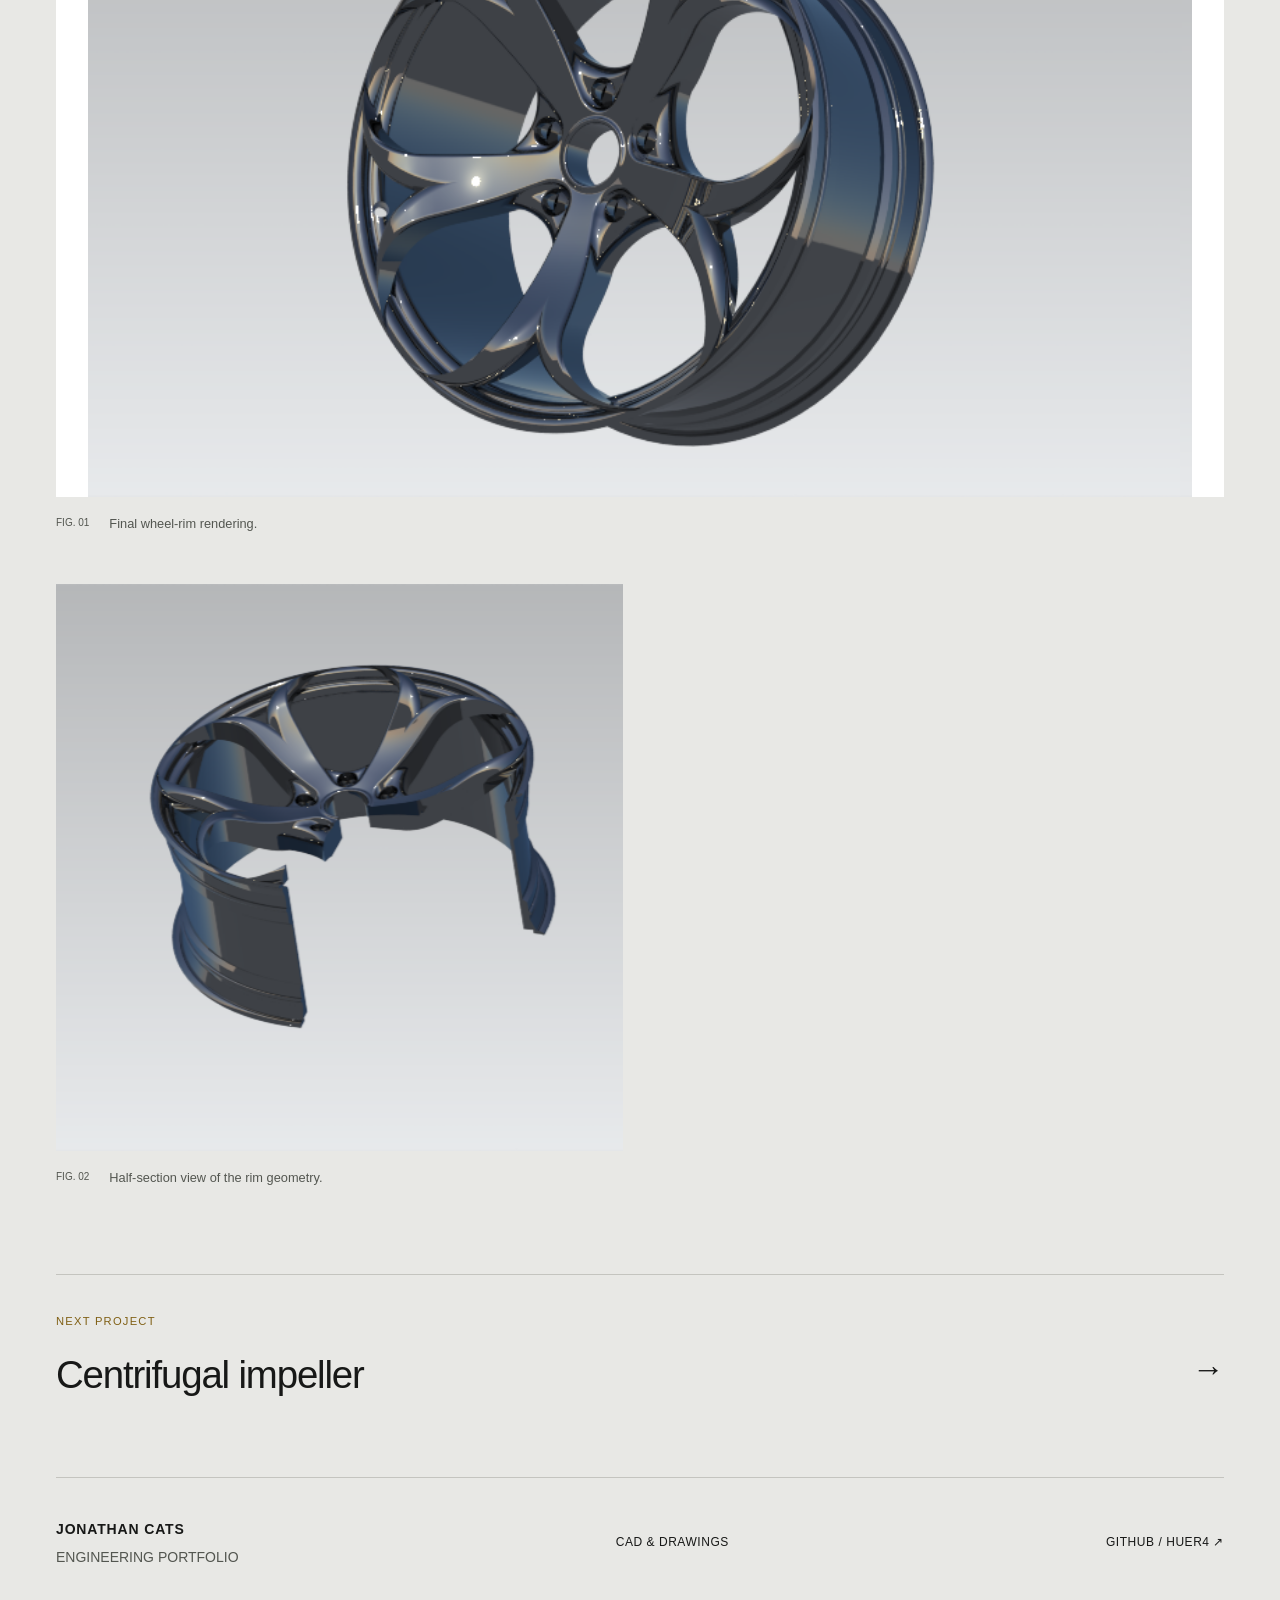
<file: wheel-rim.html>
<!doctype html><html lang="en"><head><meta charset="utf-8"><meta name="viewport" content="width=device-width, initial-scale=1"><meta name="description" content="A sculpted five-spoke rim developed through solid modeling, sections, and rendering."><meta name="theme-color" content="#101e2b"><meta property="og:title" content="Wheel rim design"><meta property="og:description" content="A sculpted five-spoke rim developed through solid modeling, sections, and rendering."><meta property="og:type" content="website"><title>Wheel rim design | Jonathan Cats</title><link rel="icon" href="assets/favicon.svg" type="image/svg+xml"><link rel="stylesheet" href="styles.945fbb3e1028.css"></head><body><a class="skip" href="#main">Skip to content</a><header><a class="brand" href="index.html"><span>JONATHAN CATS</span></a><nav aria-label="Main navigation"><a href="index.html#projects">Projects</a><a href="cad-library.html">CAD &amp; drawings</a><a href="https://github.com/Huer4">GitHub <span aria-hidden="true">↗</span></a></nav></header><main id="main" class="detail"><a class="back" href="index.html#projects">← All projects</a><section class="project-heading"><p class="eyebrow accent">03 / MECHANICAL DESIGN / CAD</p><h1>Wheel rim design</h1><p class="detail-intro">A sculpted five-spoke rim developed through solid modeling, sections, and rendering.</p><div class="project-meta"><span>CAD design study</span><span>CAD · Solid modeling · Section views · Rendering</span></div></section><div class="metrics"><div><strong>5</strong><span>Spokes</span></div><div><strong>3D</strong><span>Solid model</span></div><div><strong>2</strong><span>Section-view types</span></div></div><div class="case-layout"><aside><p class="eyebrow">PROJECT NOTES</p><p>CAD design study</p></aside><div class="case-copy"><section><h2>The objective</h2><p>Develop a wheel-rim model that brings together a distinctive spoke pattern, a central mounting region, and the surrounding rim geometry.</p></section><section><h2>The approach</h2><p>The project progresses through spoke and rim iterations to a completed five-spoke model. Full and half sections expose the internal geometry, while rendered views communicate the shape and surface transitions.</p></section><section><h2>The outcome</h2><p>The final CAD model is documented with multiple material appearances and section views. The result pairs an exterior design study with views that make the underlying geometry easier to inspect.</p></section><div class="model-note"><h3>Scope & interpretation</h3><p>The project demonstrates geometric design and visualization. Structural performance, fatigue life, manufacturing feasibility, and road-use suitability are not established by the supplied material.</p></div></div></div><section class="gallery" aria-label="Project figures"><figure class=""><img src="assets/wheel.png" alt="Final wheel-rim rendering." loading="lazy"><figcaption><span>FIG. 01</span>Final wheel-rim rendering.</figcaption></figure><figure class=""><img src="assets/wheel-section.png" alt="Half-section view of the rim geometry." loading="lazy"><figcaption><span>FIG. 02</span>Half-section view of the rim geometry.</figcaption></figure></section><a class="next-project" href="centrifugal-impeller.html"><span class="eyebrow">NEXT PROJECT</span><strong>Centrifugal impeller</strong><span aria-hidden="true">→</span></a></main><footer><a class="brand" href="index.html">Jonathan Cats<span class="muted">Engineering portfolio</span></a><a href="cad-library.html">CAD &amp; drawings</a><a href="https://github.com/Huer4">GitHub / Huer4 ↗</a></footer></body></html>
</file>
<file: styles.945fbb3e1028.css>
:root{--bg:#101e2b;--surface:#182a3a;--line:#344452;--text:#f5f7fa;--muted:#bac6cf;--accent:#fca66a;--max:1280px;color-scheme:dark;font-family:Arial,Helvetica,sans-serif}*{box-sizing:border-box}html{scroll-behavior:smooth;scroll-padding-top:32px}body{margin:0;background:var(--bg);color:var(--text);font-size:16px;line-height:1.65}a{color:inherit;text-decoration:none}a:focus-visible{outline:3px solid var(--accent);outline-offset:7px}img{display:block;max-width:100%;height:auto}header,footer,main{width:min(var(--max),calc(100% - 112px));margin:auto}header{display:flex;align-items:center;justify-content:space-between;min-height:112px;border-bottom:1px solid var(--line);gap:28px}.brand{display:flex;align-items:center;gap:22px;font-size:.875rem;font-weight:700;letter-spacing:.06em}.monogram{font-size:1.7rem;letter-spacing:-.1em}.monogram span{color:var(--accent)}nav{display:flex;gap:36px;font-size:.9375rem}nav a:hover,.back:hover{color:var(--accent)}.hero{display:grid;grid-template-columns:1.07fr 1fr;align-items:center;gap:52px;padding:90px 0 84px}.eyebrow{font-family:'Courier New',monospace;font-size:.8125rem;letter-spacing:.1em;font-weight:700;line-height:1.6;margin:0 0 22px}.accent{color:var(--accent)}h1,h2,h3,p{margin-top:0}h1{font-size:clamp(2.9rem,4.6vw,4.65rem);font-weight:500;line-height:1.07;letter-spacing:-.055em;margin-bottom:28px}h1 em{font-style:normal;color:var(--accent)}.intro{font-size:1.0625rem;color:var(--muted);max-width:460px;margin:0 0 32px;line-height:1.8}.button{display:inline-flex;gap:36px;padding:14px 20px;border:1px solid #70808b;font-weight:600;font-size:.9375rem}.button:hover{background:var(--accent);color:var(--bg);border-color:var(--accent)}.hero-visual{border:1px solid var(--line);transform:translateY(9px)}.hero-image{background:#d2d4d6;padding:32px 0}.hero-image img{width:100%;aspect-ratio:1.4;object-fit:contain}.hero-caption{display:grid;grid-template-columns:1fr auto;gap:7px 20px;padding:23px 26px}.hero-caption>span:first-child{grid-column:1/-1;color:var(--muted);font:12px 'Courier New',monospace;letter-spacing:.12em}.hero-caption strong{font-size:1.125rem;font-weight:500}.hero-caption>span:last-child{color:var(--accent);font-size:1.4rem}.disciplines{border-top:1px solid var(--line);border-bottom:1px solid var(--line);padding:23px 0;display:flex;justify-content:space-between;gap:20px;color:var(--muted);font:.8125rem 'Courier New',monospace;letter-spacing:.06em}.projects{padding:90px 0 110px}.section-heading{display:flex;justify-content:space-between;align-items:end;margin-bottom:44px;gap:35px}.section-heading h2{font-size:clamp(2rem,3vw,2.8rem);font-weight:400;line-height:1.2;letter-spacing:-.035em;margin:0}.section-heading>p{color:var(--muted);margin:0}.grid{display:grid;grid-template-columns:1fr 1fr;gap:58px 32px}.card{min-width:0}.card-image{position:relative;background:#f1f3f5;aspect-ratio:1.5;overflow:hidden;display:grid;place-items:center}.card-image img{width:100%;height:100%;object-fit:contain;transition:transform .35s}.card a:hover .card-image img{transform:scale(1.025)}.image-num{position:absolute;top:16px;left:16px;background:var(--bg);color:var(--text);padding:3px 10px;font:.8125rem/1.8 'Courier New',monospace}.small-preview img{width:70%;height:70%;object-fit:contain}.card-info{padding:23px 0 0}.card-info .eyebrow{color:var(--accent);font-size:.75rem;margin-bottom:10px}.card h3{font-size:clamp(1.25rem,2vw,1.75rem);letter-spacing:-.025em;font-weight:500;line-height:1.25;display:flex;justify-content:space-between;gap:14px;margin-bottom:12px}.card h3 span{color:var(--accent)}.card-info>p:not(.eyebrow){color:var(--muted);max-width:470px;margin-bottom:18px}.card-link{font-size:.875rem;border-bottom:1px solid #7e909e;padding-bottom:5px}.card-link span{margin-left:13px}footer{padding:30px 0 40px;border-top:1px solid var(--line);display:flex;justify-content:space-between;align-items:center;gap:24px;font-size:.875rem}.muted{color:var(--muted);font-weight:400;letter-spacing:0}.skip{position:fixed;top:-100px;left:16px;background:var(--accent);color:var(--bg);padding:12px;z-index:10}.skip:focus{top:12px}.detail{padding-top:36px}.back{font-size:.875rem;color:var(--muted)}.project-heading{padding:65px 0 38px;max-width:1000px}.project-heading h1{font-size:clamp(2.9rem,6vw,5.5rem);max-width:950px}.detail-intro{font-size:1.25rem;line-height:1.6;max-width:730px;color:var(--muted)}.project-meta{display:flex;flex-wrap:wrap;gap:12px 28px;font-size:.875rem;color:var(--muted);margin-top:30px}.project-meta>span:first-child{color:var(--accent)}.metrics{display:grid;grid-template-columns:repeat(3,1fr);padding:28px 0;border-block:1px solid var(--line);gap:24px}.metrics>div{display:flex;flex-direction:column;gap:7px}.metrics strong{font-size:clamp(1.6rem,3.2vw,2.7rem);font-weight:400;letter-spacing:-.04em}.metrics span{color:var(--muted);font-size:.875rem}.case-layout{display:grid;grid-template-columns:1fr 2.5fr;gap:70px;margin:66px 0}.case-layout aside{color:var(--muted);font-size:.875rem}.case-layout aside .eyebrow{color:var(--accent);margin-bottom:14px}.case-copy{max-width:780px}.case-copy h2{font-weight:500;font-size:1.5rem;margin-bottom:13px;letter-spacing:-.025em}.case-copy section{margin-bottom:34px}.case-copy p{color:var(--muted);font-size:1.0625rem;line-height:1.85}.model-note{border-left:2px solid var(--accent);padding:9px 0 9px 25px;margin-top:40px}.model-note h3{font-size:.9375rem;margin-bottom:8px;font-weight:500}.model-note p{font-size:.9375rem;margin-bottom:0}.gallery{display:grid;grid-template-columns:repeat(2,minmax(0,1fr));gap:34px;margin-bottom:70px}figure{margin:0;min-width:0}figure:first-child{grid-column:1/-1}figure>a{background:#f5f6f7;display:grid;place-items:center;padding:20px}figure img{max-height:650px;object-fit:contain;width:100%}figure.preview-figure>a{min-height:330px}figure.preview-figure img{width:494px;max-width:100%}.gallery figcaption{display:flex;gap:20px;font-size:.875rem;color:var(--muted);padding:16px 0}.gallery figcaption span{font:.75rem/1.9 'Courier New',monospace;color:var(--accent);white-space:nowrap}.next-project{border-top:1px solid var(--line);display:grid;grid-template-columns:1fr auto;padding:38px 0 70px;gap:12px}.next-project .eyebrow{grid-column:1/-1;margin:0;color:var(--accent)}.next-project strong{font-weight:400;font-size:clamp(1.5rem,3vw,2.5rem);letter-spacing:-.03em}.next-project>span:last-child{font-size:2rem;color:var(--accent)}@media(min-width:1500px){.hero{padding-block:110px}}@media(max-width:1000px){header,footer,main{width:calc(100% - 64px)}.hero{gap:32px;padding-block:65px}h1{font-size:3.3rem}.hero-image{padding:20px 0}.brand{gap:12px}.disciplines{font-size:.75rem;letter-spacing:0}.case-layout{gap:35px;grid-template-columns:1fr 3fr}}@media(max-width:720px){header,footer,main{width:calc(100% - 40px)}header{min-height:86px}.brand{font-size:.75rem;gap:10px}.monogram{font-size:1.5rem}nav{gap:18px;font-size:.875rem}.hero{grid-template-columns:1fr;padding:48px 0;gap:36px}h1{font-size:clamp(2.75rem,9vw,4rem)}.hero-visual{transform:none}.hero-image{padding:0}.hero-image img{aspect-ratio:1.6}.disciplines{flex-wrap:wrap;gap:16px;font-size:.75rem}.projects{padding:54px 0 60px}.section-heading{align-items:start;flex-direction:column;gap:20px}.section-heading>p br{display:none}.grid{grid-template-columns:1fr;gap:42px}.card h3{font-size:1.6rem}.card-image{aspect-ratio:1.5}.card-info{padding-top:20px}footer{align-items:start;flex-direction:column}.project-heading{padding-top:42px}.project-heading h1{font-size:3rem}.detail-intro{font-size:1.125rem}.metrics{gap:15px}.metrics strong{font-size:1.6rem}.metrics span{font-size:.8125rem}.case-layout{grid-template-columns:1fr;gap:15px;margin:42px 0}.case-layout aside{display:none}.gallery{grid-template-columns:1fr}.gallery figure:first-child{grid-column:auto}figure>a{padding:8px}.gallery figcaption{gap:12px}.project-meta{gap:10px}.next-project{padding-bottom:45px}}@media(max-width:380px){header .brand>span:last-child{max-width:85px;line-height:1.4}.metrics{grid-template-columns:1fr}.metrics>div{flex-direction:row;align-items:baseline;justify-content:space-between}}@media(prefers-reduced-motion:reduce){html{scroll-behavior:auto}.card-image img{transition:none}}@media print{body{background:white;color:black}header,footer,nav,.back,.next-project{display:none}main{width:100%}.case-copy p,.model-note p,.metrics span,.detail-intro{color:#333}.gallery figure{break-inside:avoid}}

/* CAD and drawing collection */
.library-note{max-width:850px;color:var(--muted);font-size:1rem}.library-group{padding:18px 0 55px}.library-group>h2,.selected-drawings h2,.archive-teaser h2{font-size:2rem;font-weight:400;letter-spacing:-.035em;line-height:1.25}.library-grid{display:grid;grid-template-columns:repeat(2,minmax(0,1fr));gap:30px}.library-card{border:1px solid var(--line);padding:16px;min-width:0}.paired-previews{display:grid;grid-template-columns:1fr 1fr;gap:8px;background:#eff1f3}.paired-previews a{display:grid;place-items:center;min-width:0;aspect-ratio:1.1;background:#eff1f3;color:#182a3a}.paired-previews img{width:100%;height:100%;max-height:250px;object-fit:contain}.library-card h3{font-size:1.125rem;font-weight:500;margin:18px 0 12px}.library-links{display:flex;gap:12px 24px;flex-wrap:wrap;font-size:.875rem}.library-links a{color:var(--accent);text-decoration:underline;text-underline-offset:4px}.selected-drawings{margin:30px 0 75px}.selected-drawings>p:not(.eyebrow){color:var(--muted);max-width:800px}.drawing-pair{display:grid;grid-template-columns:1fr 1fr;gap:28px;margin:30px 0}.drawing-pair figure>a{padding:0}.drawing-pair figcaption{font-size:.9375rem;margin-top:12px}.drawing-pair figcaption a{color:var(--accent)}.gallery .flyer-figure{grid-column:1/-1}.archive-teaser{border-top:1px solid var(--line);display:flex;justify-content:space-between;align-items:center;gap:32px;padding:55px 0 75px}.archive-teaser p:not(.eyebrow){color:var(--muted)}.archive-teaser .button{flex-shrink:0}.archive-teaser h2{margin-bottom:14px}@media(max-width:720px){header{flex-wrap:wrap;gap:8px;padding:18px 0}header nav{width:100%;justify-content:space-between;gap:12px;padding-top:8px}.library-grid,.drawing-pair{grid-template-columns:1fr}.archive-teaser{display:block}.archive-teaser .button{margin-top:12px}.library-group>h2,.selected-drawings h2,.archive-teaser h2{font-size:1.6rem}}

.engineering-decisions h3{font-size:1.125rem;font-weight:500;margin:28px 0 10px}.contour-section{margin:0 0 70px}.contour-section h2{font-size:2rem;font-weight:400;letter-spacing:-.035em;line-height:1.25}.contour-section>p:not(.eyebrow){color:var(--muted);max-width:850px}.contour-section figure{margin:28px 0}.contour-section figure>a{padding:0}.contour-section figcaption{color:var(--muted);font-size:.875rem;padding-top:14px}

.site-update-note{width:min(var(--max),calc(100% - 112px));margin:0 auto;padding:22px 0;color:var(--muted);font-size:.875rem;line-height:1.7;border-top:1px solid var(--line)}@media(max-width:1000px){.site-update-note{width:calc(100% - 64px)}}@media(max-width:720px){.site-update-note{width:calc(100% - 40px)}}

/* Prominent homepage update banner */
.update-banner{width:100%;overflow:hidden;background:#c9162b;color:#fff;border-bottom:3px solid #ff7584;font-size:1rem;font-weight:700;letter-spacing:.035em;line-height:1.5;padding:15px 0}.update-banner-track{display:flex;width:max-content;animation:portfolio-notice 26s linear infinite}.update-banner-track span{display:block;flex-shrink:0;white-space:nowrap;padding-right:80px}.update-banner:hover .update-banner-track{animation-play-state:paused}@keyframes portfolio-notice{from{transform:translateX(0)}to{transform:translateX(-50%)}}@media(prefers-reduced-motion:reduce){.update-banner-track{animation:none;width:auto}.update-banner-track span{white-space:normal;padding:0 20px}.update-banner-track span[aria-hidden]{display:none}}

.geometry-section{margin:50px 0}.geometry-section h2{font-size:2rem;font-weight:400;letter-spacing:-.035em}.geometry-section>p{color:var(--muted);max-width:900px}#geometry-viewer{width:100%;height:440px;border:1px solid var(--line);background:#e5eaee}#geometry-viewer canvas{display:block;width:100%;height:100%;touch-action:none}#model-status{font-size:.875rem;margin:14px 0}.model-controls{display:flex;flex-wrap:wrap;align-items:center;gap:10px}.model-controls button,.model-controls a{font:inherit;font-size:.875rem;padding:9px 13px;border:1px solid #70808b;background:transparent;color:var(--text);cursor:pointer}.model-controls button:hover,.model-controls button[aria-pressed="true"]{background:var(--accent);color:var(--bg)}.model-controls button:focus-visible{outline:3px solid var(--accent);outline-offset:3px}.model-controls button:disabled{opacity:.4;cursor:wait}.model-controls a{color:var(--accent)}@media(max-width:720px){#geometry-viewer{height:330px}}

.mesh-comparison{margin:64px 0}.mesh-pair{display:grid;grid-template-columns:1fr 1fr;gap:24px;align-items:start;margin:24px 0 56px}.mesh-pair figure{margin:0}.mesh-pair img{width:100%;display:block}.mesh-pair figcaption{font-size:.85rem;line-height:1.6;color:var(--muted,#aebbc5);padding-top:14px}.geometry-viewer{height:440px;overflow:hidden;background:#e5eaee}.geometry-viewer canvas{display:block;max-width:100%}@media(max-width:800px){.mesh-pair{grid-template-columns:1fr}.geometry-viewer{height:330px}}

.mesh-pair>figure{grid-column:auto;width:100%;min-width:0}.mesh-pair>[data-model-viewer]{min-width:0;width:100%}.mesh-pair{grid-template-columns:repeat(2,minmax(0,1fr))}@media(max-width:800px){.mesh-pair{grid-template-columns:minmax(0,1fr)}}

/* Aerospace editorial theme: light surfaces, bold type, restrained gold. */
:root{--bg:#e8e8e5;--surface:#dededb;--line:#c4c4bf;--text:#171817;--muted:#535650;--accent:#806015;--max:1440px;color-scheme:light;font-family:Arial,Helvetica,sans-serif}
body{background:var(--bg);color:var(--text)}header,footer,main{width:min(var(--max),calc(100% - 112px))}header{min-height:94px;border-bottom:1px solid var(--line)}header .brand{letter-spacing:.12em;font-size:.82rem}.monogram{font-weight:900;font-style:italic}.monogram span{color:#aa8225}nav{font-size:.75rem;text-transform:uppercase;letter-spacing:.055em;gap:36px}nav a{padding:12px 0}.eyebrow{font-family:Arial,Helvetica,sans-serif;font-size:.7rem;letter-spacing:.11em;font-weight:500}.accent{color:var(--muted)}h1,h2,h3{color:var(--text)}
.hero{grid-template-columns:1fr;gap:0;padding:56px 0 0;position:relative}.hero-copy{display:grid;grid-template-columns:1.4fr 1fr;column-gap:70px;align-items:end}.hero-copy .eyebrow{grid-column:1/-1;margin-bottom:24px}.hero h1{font-size:clamp(3.5rem,6.3vw,6.6rem);font-weight:600;letter-spacing:-.065em;line-height:.98;grid-row:2/4;margin-bottom:38px}.hero h1 em{color:inherit}.hero .intro{max-width:430px;font-size:1rem;line-height:1.75;margin:0 0 22px}.button{border:0;border-bottom:1px solid var(--text);padding:12px 0;justify-content:space-between;text-transform:uppercase;letter-spacing:.06em;font-size:.72rem;min-width:190px;max-width:max-content}.button:hover{background:transparent;color:var(--accent);border-color:var(--accent)}.hero-copy .button{margin-bottom:38px}.hero-visual{border:0;transform:none;display:block;background:#fff}.hero-image{padding:0;background:#fff;overflow:hidden}.hero-image img{aspect-ratio:2.25;max-height:620px;object-fit:contain;width:100%}.hero-caption{padding:22px 26px;grid-template-columns:1fr auto;background:#d7d7d2;border-top:1px solid var(--line)}.hero-caption strong{font-size:clamp(1.35rem,2.5vw,2.1rem);letter-spacing:-.04em;font-weight:500}.hero-caption>span:first-child{font:10px Arial,sans-serif;letter-spacing:.1em}.hero-caption>span:last-child{color:var(--text)}.disciplines{border-top:0;font:10px Arial,sans-serif;letter-spacing:.07em;padding:22px 0}
.projects{padding:100px 0}.section-heading{border-top:1px solid var(--line);padding-top:30px;margin-bottom:56px}.section-heading h2{font-size:clamp(2.6rem,4.8vw,4.5rem);font-weight:500;letter-spacing:-.05em}.section-heading>p{font-size:.9rem}.grid{gap:68px 28px}.card-image{background:#fff;aspect-ratio:1.65}.image-num{background:#ecece7;color:#333;font:11px Arial,sans-serif;top:14px;left:14px;padding:8px 10px}.card-info{padding-top:24px;border-top:1px solid var(--line)}.card-info .eyebrow{color:var(--muted);font-size:.65rem}.card h3{font-size:clamp(1.4rem,2.2vw,2rem);font-weight:500;letter-spacing:-.045em}.card h3 span{color:var(--text)}.card-link{font-size:.7rem;text-transform:uppercase;letter-spacing:.06em;border-color:var(--text)}.card-info>p:not(.eyebrow){font-size:.92rem}.card:hover .card-image img{transform:scale(1.025)}
.project-heading{padding:80px 0 50px;max-width:1100px}.project-heading h1{font-weight:500;line-height:1.02;letter-spacing:-.06em;font-size:clamp(3rem,6.5vw,6rem);max-width:1100px}.detail-intro{font-size:1.2rem;max-width:780px}.project-meta{font-size:.75rem;text-transform:uppercase;letter-spacing:.025em}.metrics{padding:32px 0}.metrics strong{font-weight:500}.metrics span{font-size:.75rem}.case-copy p{font-size:1rem;line-height:1.85}.case-copy h2{font-size:1.8rem}.case-layout{margin-block:80px}.model-note{background:#deded8;border:0;padding:24px}.model-note h3{font-weight:600}.gallery img,.mesh-pair img,.drawing-pair img{background:#fff}.gallery figcaption{font-size:.8rem}.gallery figcaption span{font:10px/1.9 Arial,sans-serif;color:var(--muted)}.geometry-section h2,.mesh-comparison h2,.selected-drawings h2,.library-group>h2,.archive-teaser h2{font-weight:500;font-size:clamp(1.8rem,3vw,2.7rem);letter-spacing:-.045em}.geometry-section>p,.mesh-comparison>p{max-width:850px}.mesh-comparison>h3{padding-top:24px;border-top:1px solid var(--line);font-weight:500}.geometry-viewer{background:#e5eaee}.model-controls button{border-color:#a1a49c;font-size:.7rem;text-transform:uppercase;letter-spacing:.02em}.model-controls button:hover,.model-controls button[aria-pressed=true]{background:#292c26;color:white}.library-card{padding:18px;background:#e0e0db;border:0}.paired-previews{background:white;align-items:center}.library-card h3{margin-bottom:0}.archive-teaser{padding:60px 0 80px}.next-project strong{font-weight:500}.next-project>span:last-child{color:var(--text)}footer{padding:40px 0 60px;font-size:.75rem;text-transform:uppercase;letter-spacing:.045em}footer .brand{flex-direction:column;align-items:flex-start;gap:5px}.update-banner{padding:9px 0;font-size:.75rem;letter-spacing:.035em;border-bottom:0;background:#b6232c}.skip{background:#191a18;color:white}.site-update-note{color:var(--muted)}
@media(max-width:1000px){header,footer,main{width:calc(100% - 64px)}.hero-copy{gap:32px}.hero h1{font-size:4rem}.hero .intro{font-size:.9rem}.hero-image img{aspect-ratio:1.9}}
@media(max-width:720px){header,footer,main{width:calc(100% - 36px)}header{min-height:96px;padding:18px 0}header nav{gap:16px;font-size:.65rem;padding-top:10px}.hero{padding-top:38px}.hero-copy{display:block}.hero h1{font-size:clamp(3.1rem,12vw,4.8rem);margin-bottom:24px}.hero .intro{max-width:100%;font-size:.95rem}.hero-copy .button{margin-bottom:30px}.hero-image img{aspect-ratio:1.35;max-height:none}.hero-caption{padding:20px}.hero-caption strong{font-size:1.35rem}.disciplines{font-size:9px;gap:12px}.projects{padding:60px 0}.grid{gap:44px}.section-heading{padding-top:22px;margin-bottom:34px}.section-heading h2{font-size:2.8rem}.project-heading{padding:44px 0 32px}.project-heading h1{font-size:clamp(2.65rem,10vw,4rem);overflow-wrap:break-word}.project-meta{font-size:.65rem}.metrics{grid-template-columns:1fr;gap:20px}.metrics>div{border-bottom:1px solid var(--line);padding-bottom:14px}.metrics>div:last-child{border:0;padding:0}.case-layout{margin-block:40px}.model-note{padding:20px}.gallery figcaption{display:block}.gallery figcaption span{display:block;margin-bottom:6px}.archive-teaser{padding:40px 0}.mesh-pair{gap:18px}footer{padding-bottom:40px}}
@media print{body{background:white}header,.update-banner{display:none}.hero{padding-top:0}.model-controls{display:none}}
</file>
